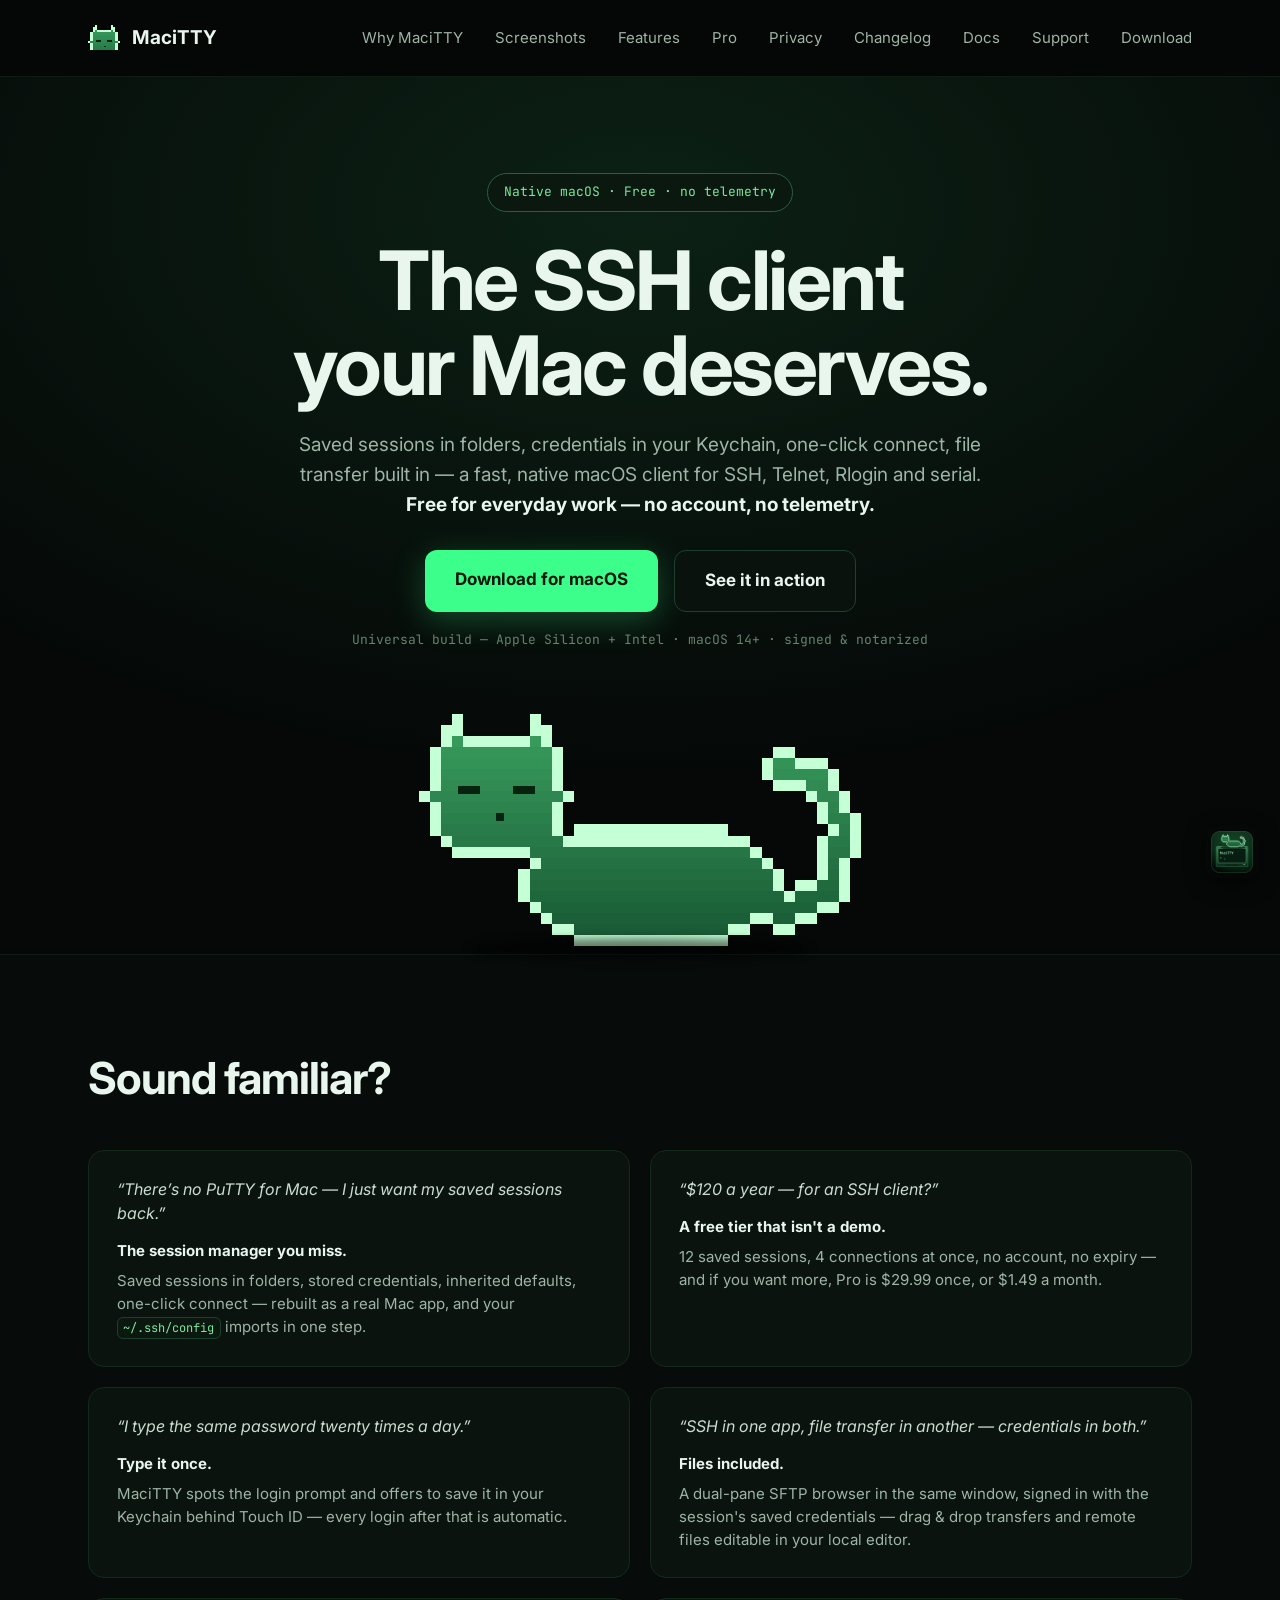
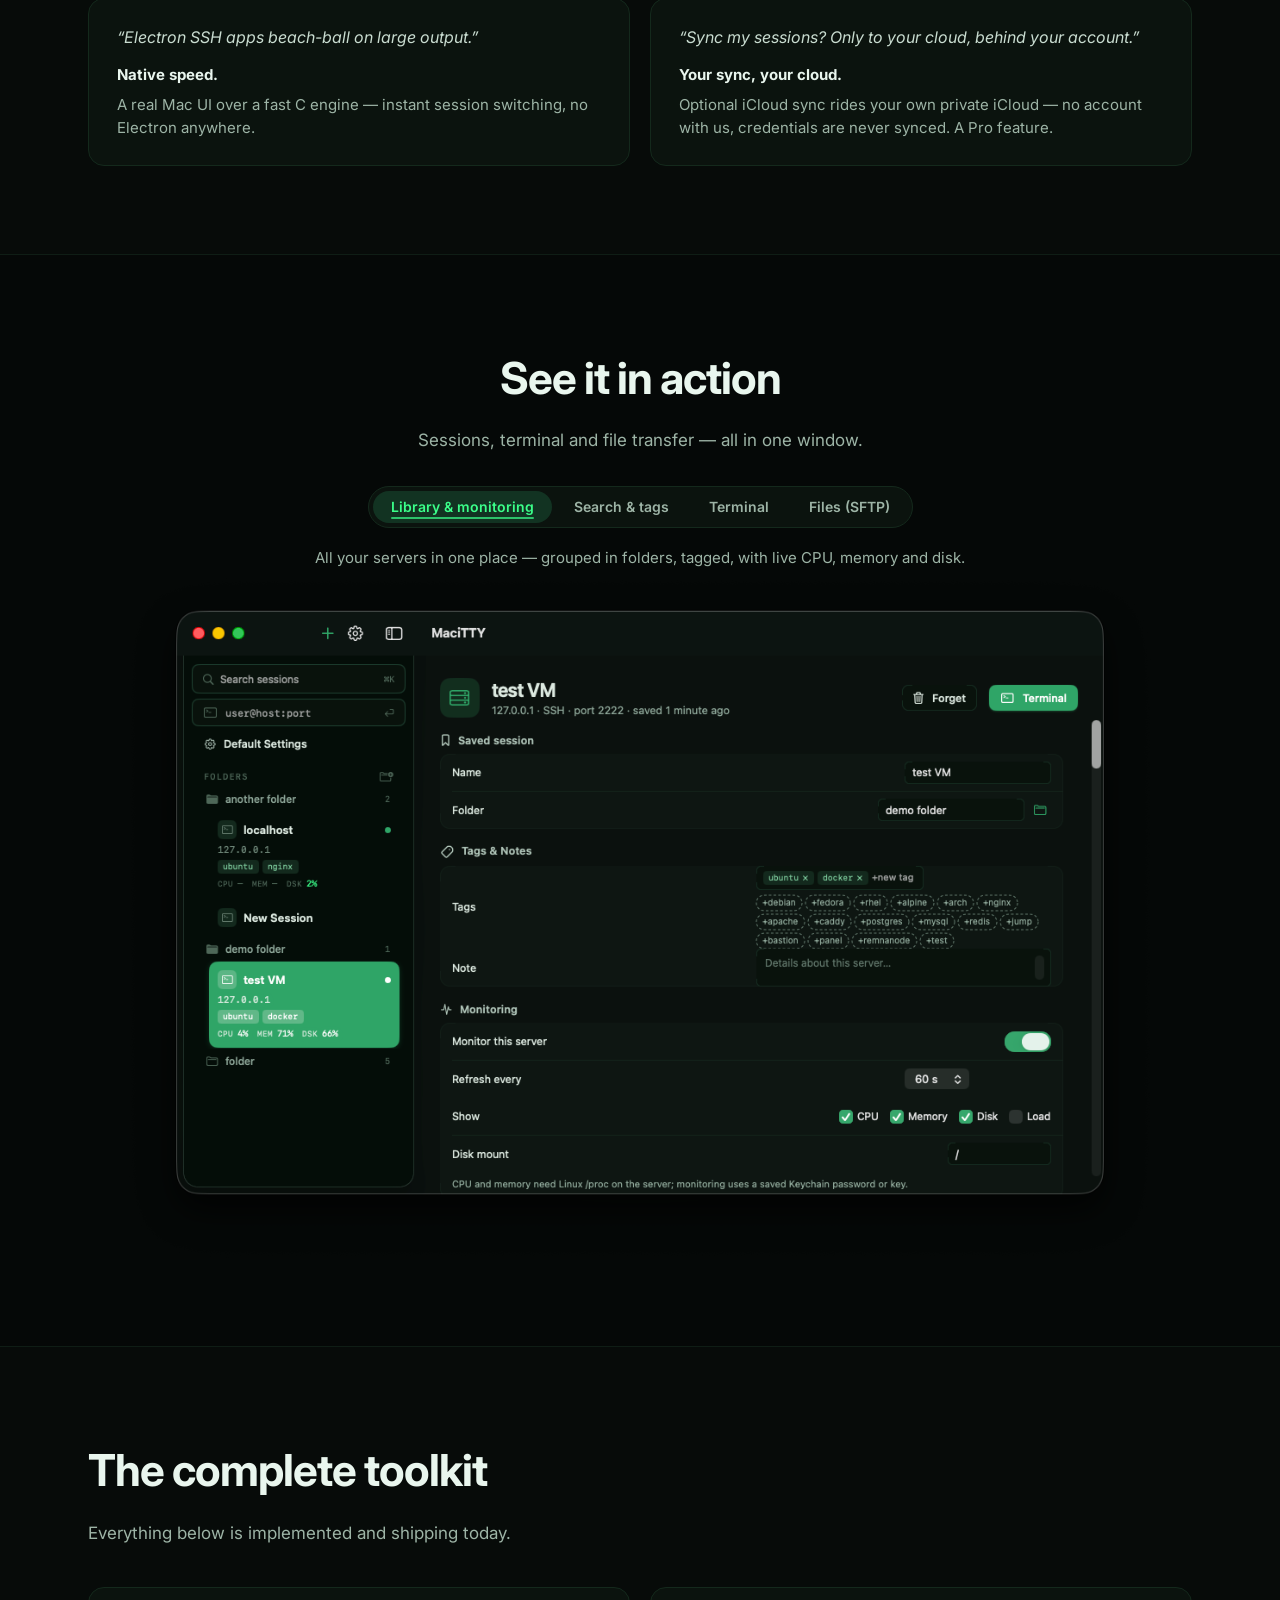
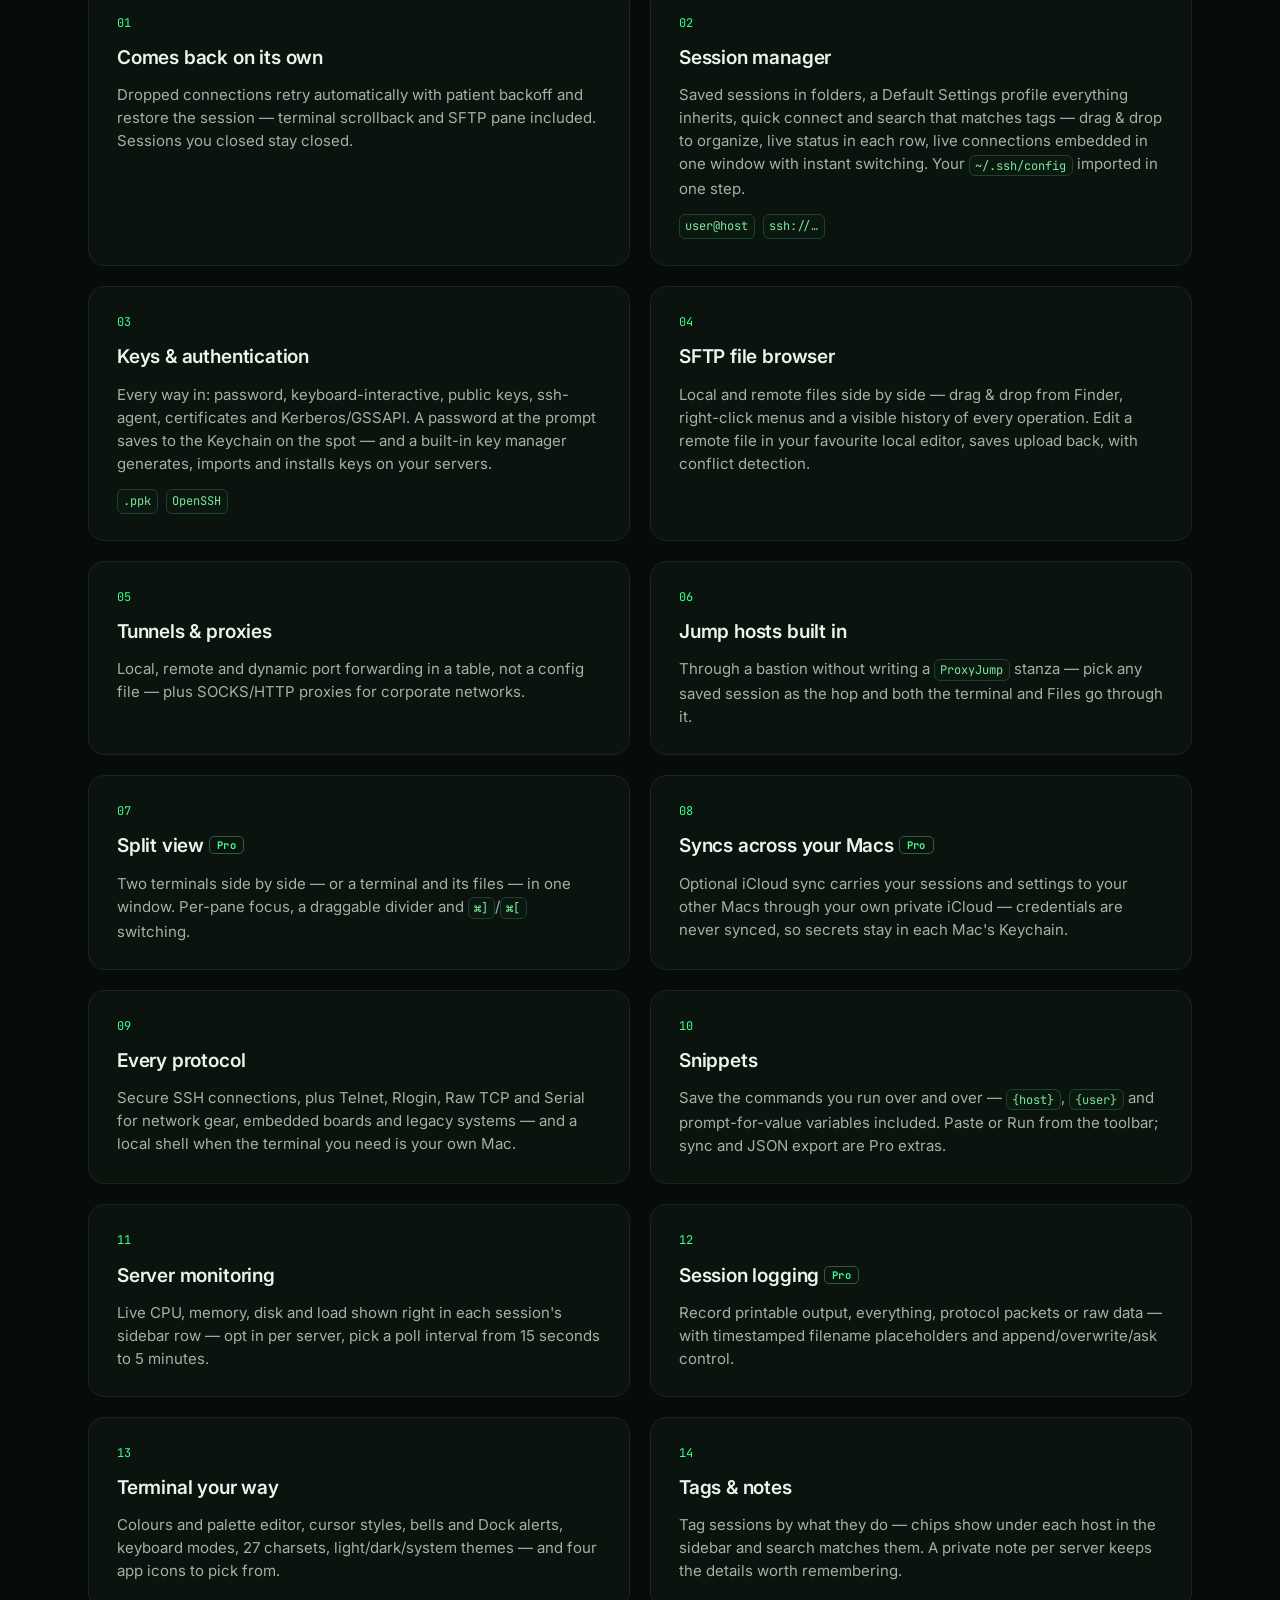
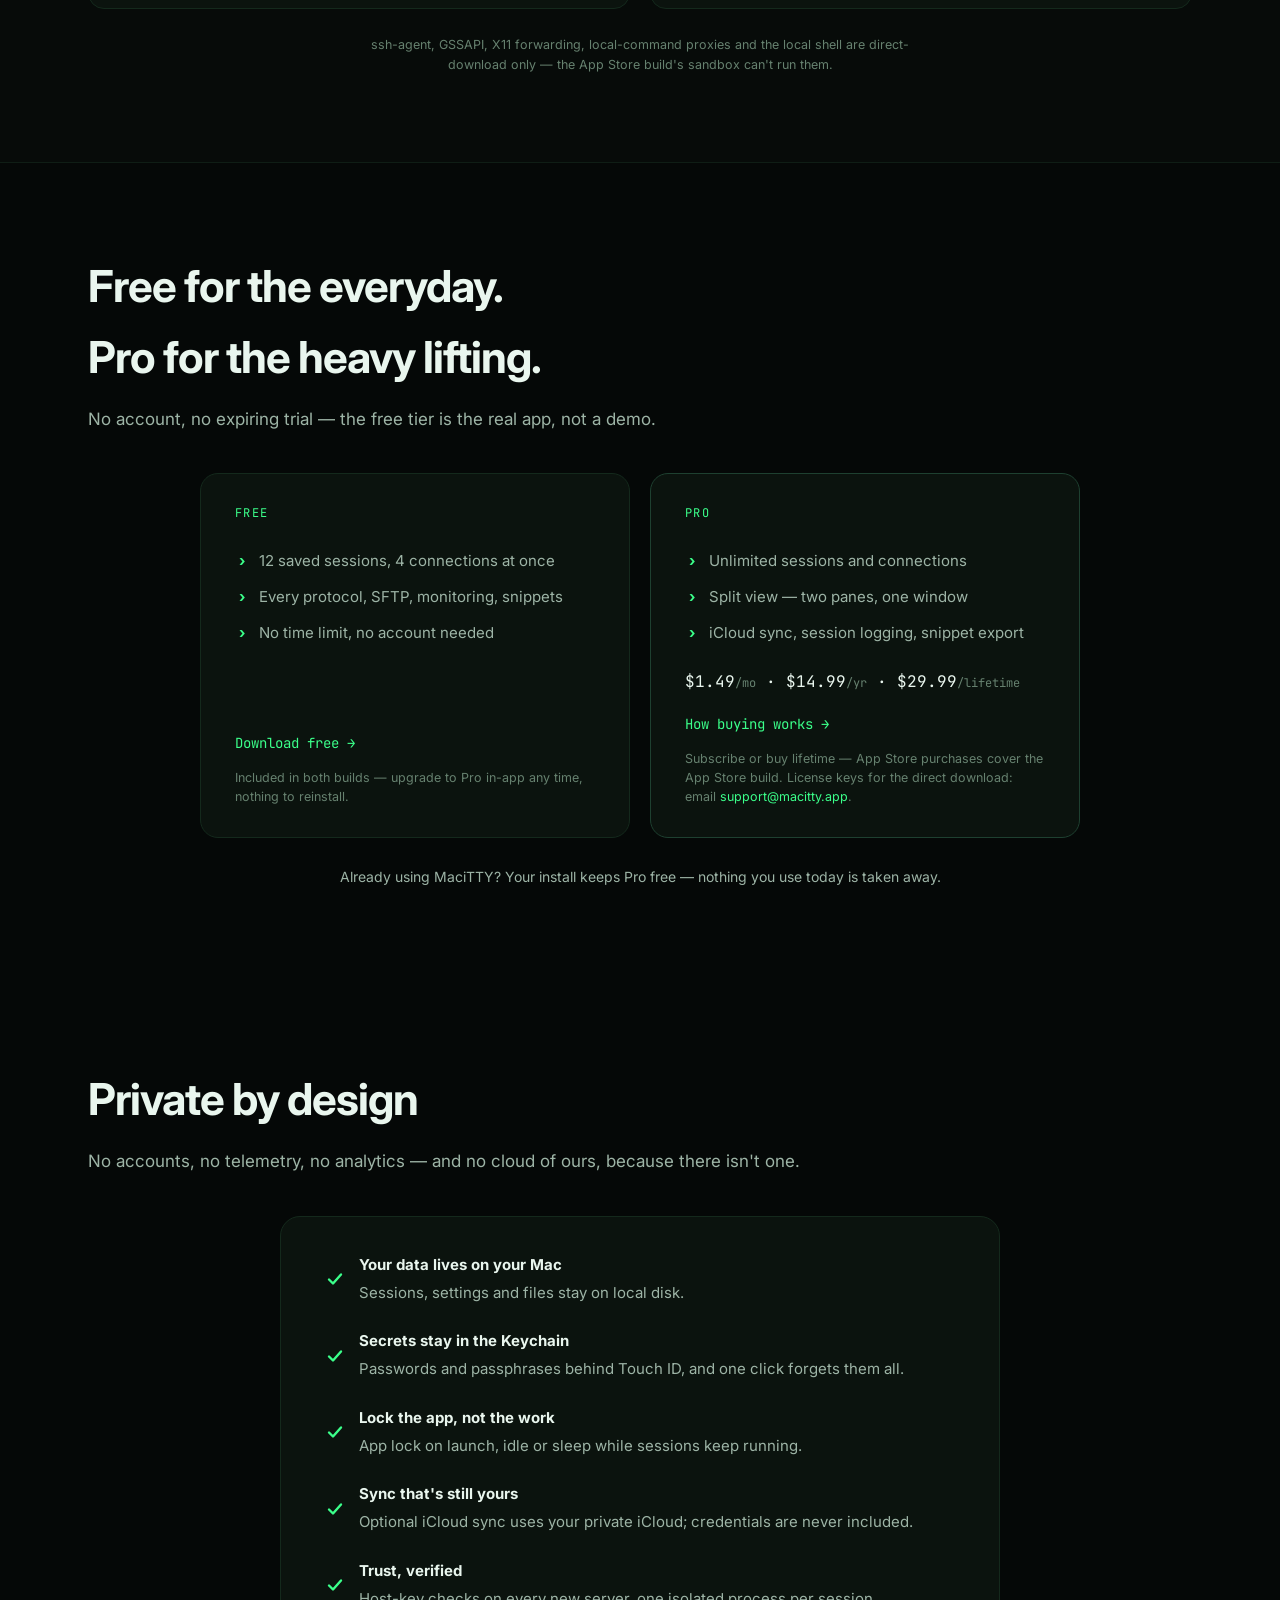
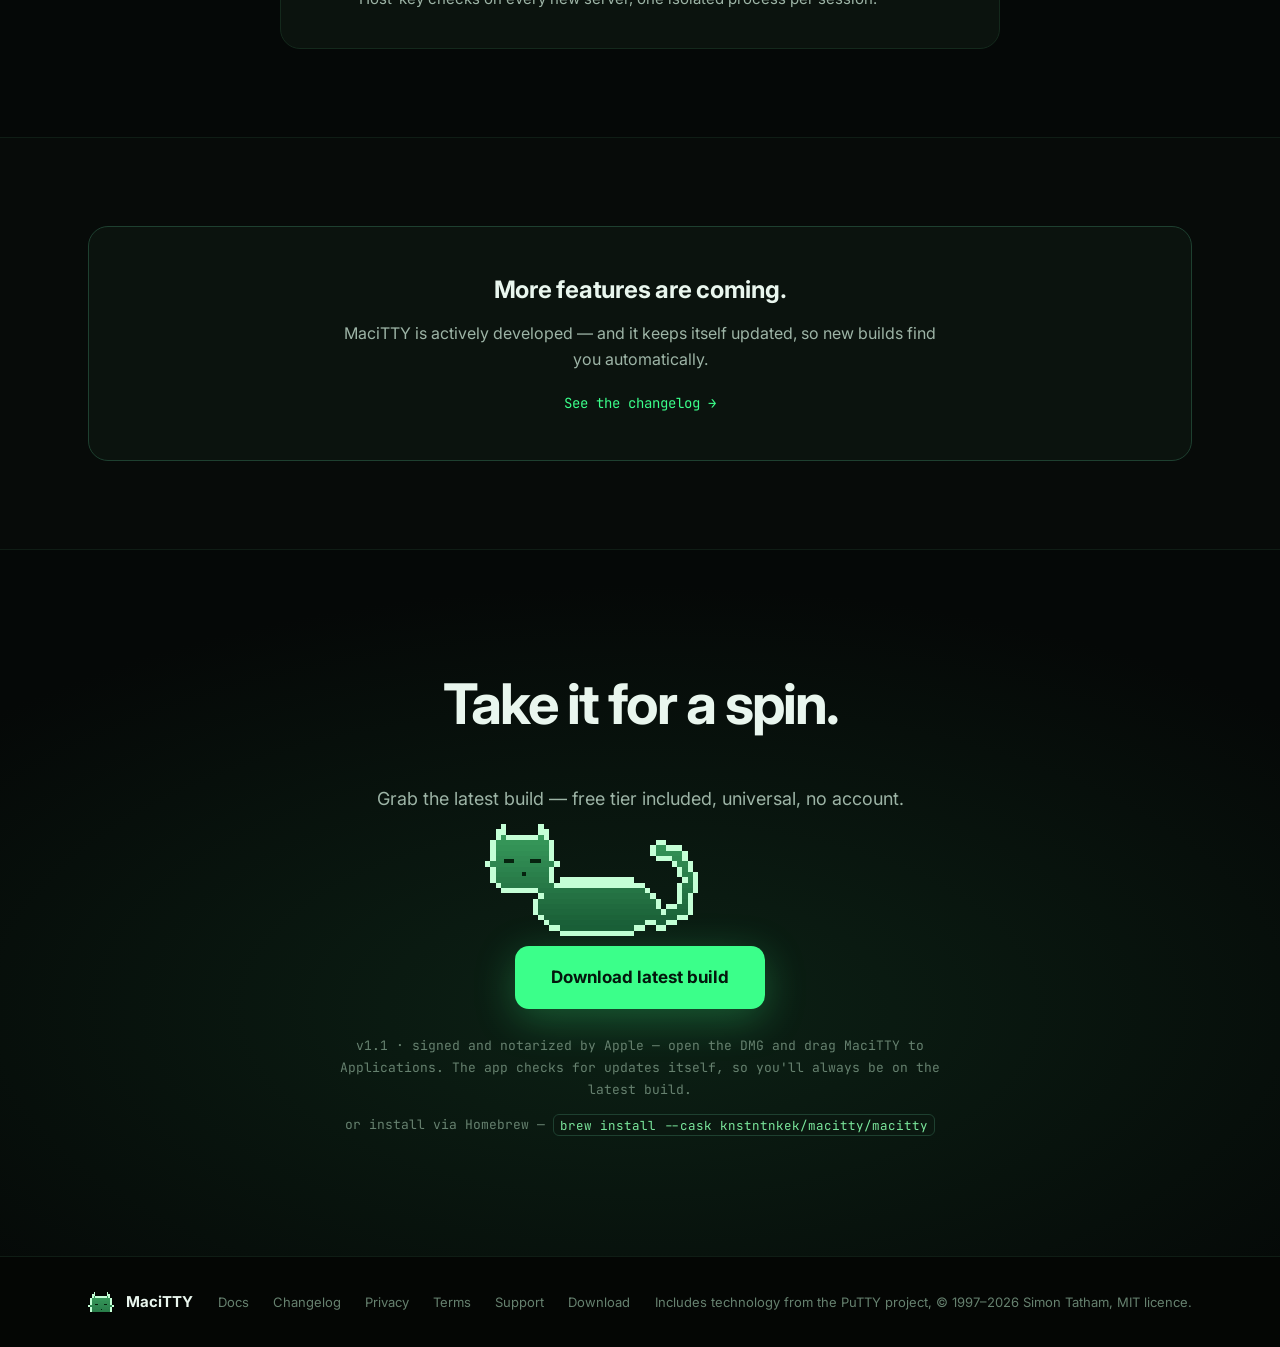
<file: index.html>
<!DOCTYPE html>
<html lang="en">
<head>
<meta charset="UTF-8">
<meta name="viewport" content="width=device-width, initial-scale=1.0">
<title>MaciTTY — a native SSH &amp; terminal client for macOS</title>
<meta name="description" content="MaciTTY is a native macOS terminal client for SSH, Telnet, Rlogin and serial — saved sessions in folders, stored credentials, one-click connect, built-in SFTP and optional iCloud sync. Free for everyday work, Pro for more — no account, no telemetry.">
<meta property="og:title" content="MaciTTY — the SSH client your Mac deserves">
<meta property="og:description" content="A native macOS terminal client for SSH, Telnet, Rlogin and serial. No telemetry, no accounts — all data stays on your Mac.">
<meta property="og:type" content="website">
<meta property="og:url" content="https://macitty.app/">
<meta property="og:site_name" content="MaciTTY">
<meta property="og:image" content="https://macitty.app/og.png">
<meta property="og:image:width" content="1024">
<meta property="og:image:height" content="1024">
<meta name="twitter:card" content="summary_large_image">
<meta name="twitter:title" content="MaciTTY — the SSH client your Mac deserves">
<meta name="twitter:description" content="A native macOS terminal client for SSH, Telnet, Rlogin and serial. No telemetry, no accounts — all data stays on your Mac.">
<meta name="twitter:image" content="https://macitty.app/og.png">
<link rel="canonical" href="https://macitty.app/">
<script type="application/ld+json">
{
  "@context": "https://schema.org",
  "@type": "SoftwareApplication",
  "name": "MaciTTY",
  "url": "https://macitty.app/",
  "downloadUrl": "https://macitty.app/MaciTTY-latest.dmg",
  "operatingSystem": "macOS",
  "applicationCategory": "DeveloperApplication",
  "softwareVersion": "1.1",
  "description": "A native macOS terminal client for SSH, Telnet, Rlogin and serial — saved sessions in folders, stored credentials, built-in SFTP, server monitoring and optional iCloud sync. Free tier, no telemetry, no accounts.",
  "offers": { "@type": "Offer", "price": "0", "priceCurrency": "USD" },
  "author": { "@type": "Organization", "name": "MaciTTY", "url": "https://macitty.app/" }
}
</script>
<link rel="icon" type="image/png" href="icon.png">
<link rel="apple-touch-icon" href="icon.png">
<link rel="preconnect" href="https://fonts.googleapis.com">
<link rel="preconnect" href="https://fonts.gstatic.com" crossorigin>
<link href="https://fonts.googleapis.com/css2?family=Inter:wght@400;600;700&family=JetBrains+Mono:wght@400;700&display=swap" rel="stylesheet">
<link rel="stylesheet" href="style.css?v=20261118-1">
</head>
<body>

<!-- pixel cat sprites (from the app icon's line-art style) -->
<svg width="0" height="0" style="position:absolute" aria-hidden="true">
  <defs>
    <!-- cat head + whisker, 28×11 — nav / footer logo -->
    <g id="pxcat-logo">
      <path fill="#C4FFD6" d="M3 0h1v1h-1zM10 0h1v1h-1zM2 1h2v1h-2zM10 1h2v1h-2zM2 2h1v1h-1zM4 2h6v1h-6zM11 2h1v1h-1zM1 3h1v1h-1zM12 3h1v1h-1zM1 4h1v1h-1zM12 4h1v1h-1zM1 5h1v1h-1zM12 5h1v1h-1zM1 6h1v1h-1zM12 6h1v1h-1zM0 7h1v1h-1zM13 7h1v1h-1zM1 8h1v1h-1zM12 8h1v1h-1zM1 9h1v1h-1zM12 9h1v1h-1zM1 10h1v1h-1zM12 10h1v1h-1z"/>
      <path fill="#37995b" d="M3 2h1v1h-1zM10 2h1v1h-1z"/>
      <path fill="#359558" d="M2 3h10v1h-10z"/>
      <path fill="#339256" d="M2 4h10v1h-10z"/>
      <path fill="#318e54" d="M2 5h10v1h-10z"/>
      <path fill="#308a52" d="M2 6h10v1h-10z"/>
      <path fill="#2e8750" d="M1 7h12v1h-12z"/>
      <path fill="#2c834e" d="M2 8h10v1h-10z"/>
      <path fill="#2a804b" d="M2 9h10v1h-10z"/>
      <path fill="#297c49" d="M2 10h10v1h-10z"/>
      <path fill="#06230F" d="M3.5 6.5h2v0.75h-2zM8.5 6.5h2v0.75h-2zM7 9h0.666667v0.666667h-0.666667z"/>
    </g>
    <!-- full sitting cat, 40×21 — hero & cta -->
    <g id="pxcat-full">
      <path fill="#C4FFD6" d="M3 0h1v1h-1zM10 0h1v1h-1zM2 1h2v1h-2zM10 1h2v1h-2zM2 2h1v1h-1zM4 2h6v1h-6zM11 2h1v1h-1zM1 3h1v1h-1zM12 3h1v1h-1zM32 3h2v1h-2zM1 4h1v1h-1zM12 4h1v1h-1zM31 4h1v1h-1zM34 4h3v1h-3zM1 5h1v1h-1zM12 5h1v1h-1zM31 5h1v1h-1zM37 5h1v1h-1zM1 6h1v1h-1zM12 6h1v1h-1zM32 6h3v1h-3zM37 6h1v1h-1zM0 7h1v1h-1zM13 7h1v1h-1zM35 7h1v1h-1zM38 7h1v1h-1zM1 8h1v1h-1zM12 8h1v1h-1zM36 8h1v1h-1zM38 8h1v1h-1zM1 9h1v1h-1zM12 9h1v1h-1zM36 9h1v1h-1zM39 9h1v1h-1zM1 10h1v1h-1zM12 10h1v1h-1zM14 10h14v1h-14zM37 10h1v1h-1zM39 10h1v1h-1zM2 11h1v1h-1zM13 11h1v1h-1zM14 11h14v1h-14zM28 11h2v1h-2zM36 11h1v1h-1zM39 11h1v1h-1zM3 12h7v1h-7zM30 12h1v1h-1zM36 12h1v1h-1zM39 12h1v1h-1zM10 13h1v1h-1zM31 13h1v1h-1zM36 13h1v1h-1zM38 13h1v1h-1zM9 14h1v1h-1zM32 14h1v1h-1zM36 14h1v1h-1zM38 14h1v1h-1zM9 15h1v1h-1zM32 15h1v1h-1zM34 15h2v1h-2zM38 15h1v1h-1zM9 16h1v1h-1zM33 16h1v1h-1zM38 16h1v1h-1zM10 17h1v1h-1zM36 17h2v1h-2zM11 18h1v1h-1zM30 18h2v1h-2zM34 18h2v1h-2zM12 19h2v1h-2zM28 19h2v1h-2zM32 19h2v1h-2zM14 20h14v1h-14z"/>
      <path fill="#37995b" d="M3 2h1v1h-1zM10 2h1v1h-1z"/>
      <path fill="#359558" d="M2 3h10v1h-10z"/>
      <path fill="#339256" d="M2 4h10v1h-10zM32 4h2v1h-2z"/>
      <path fill="#318e54" d="M2 5h10v1h-10zM32 5h5v1h-5z"/>
      <path fill="#308a52" d="M2 6h10v1h-10zM35 6h2v1h-2z"/>
      <path fill="#2e8750" d="M1 7h12v1h-12zM36 7h2v1h-2z"/>
      <path fill="#2c834e" d="M2 8h10v1h-10zM37 8h1v1h-1z"/>
      <path fill="#2a804b" d="M2 9h10v1h-10zM37 9h2v1h-2z"/>
      <path fill="#297c49" d="M2 10h10v1h-10zM38 10h1v1h-1z"/>
      <path fill="#277947" d="M3 11h10v1h-10zM37 11h2v1h-2z"/>
      <path fill="#257545" d="M10 12h20v1h-20zM37 12h2v1h-2z"/>
      <path fill="#247143" d="M11 13h20v1h-20zM37 13h1v1h-1z"/>
      <path fill="#226e40" d="M10 14h22v1h-22zM37 14h1v1h-1z"/>
      <path fill="#206a3e" d="M10 15h22v1h-22zM36 15h2v1h-2z"/>
      <path fill="#1e673c" d="M10 16h23v1h-23zM34 16h4v1h-4z"/>
      <path fill="#1d633a" d="M11 17h25v1h-25z"/>
      <path fill="#1b5f38" d="M12 18h18v1h-18zM32 18h2v1h-2z"/>
      <path fill="#195c36" d="M14 19h14v1h-14z"/>
      <path fill="#06230F" d="M3.5 6.5h2v0.75h-2zM8.5 6.5h2v0.75h-2zM7 9h0.666667v0.666667h-0.666667z"/>
    </g>
  </defs>
</svg>

<header class="nav">
  <div class="wrap nav-inner">
    <a class="brand" href="#top">
      <svg class="logo-cat" viewBox="0 0 14 11" aria-hidden="true"><use href="#pxcat-logo"/></svg>
      MaciTTY
    </a>
    <nav>
      <a href="#why">Why MaciTTY</a>
      <a href="#screenshots">Screenshots</a>
      <a href="#features">Features</a>
      <a href="#pro">Pro</a>
      <a href="#privacy">Privacy</a>
      <a href="changelog.html">Changelog</a>
      <a href="docs.html">Docs</a>
      <a href="support.html">Support</a>
      <a href="#download">Download</a>
    </nav>
  </div>
</header>

<main id="top">

  <!-- HERO -->
  <section class="hero">
    <div class="wrap hero-inner">
      <p class="badge">Native macOS · Free · no telemetry</p>
      <h1>The SSH client<br>your Mac deserves.</h1>
      <p class="lede">
        Saved sessions in folders, credentials in your Keychain, one-click
        connect, file transfer built in — a fast, native macOS client for
        SSH, Telnet, Rlogin and serial.
        <strong>Free for everyday work — no account, no telemetry.</strong>
      </p>
      <div class="hero-actions">
        <a class="btn btn-primary" href="MaciTTY-latest.dmg" data-goatcounter-click="download-dmg" data-goatcounter-title="DMG download — hero">Download for macOS</a>
        <a class="btn btn-ghost" href="#screenshots">See it in action</a>
      </div>
      <p class="hero-note">Universal build — Apple&nbsp;Silicon&nbsp;+&nbsp;Intel · macOS&nbsp;14+ · signed &amp; notarized</p>
    </div>
    <div class="hero-visual" aria-hidden="true">
      <svg class="hero-cat" viewBox="0 0 40 21"><use href="#pxcat-full"/></svg>
      <div class="cat-shadow"></div>
    </div>
  </section>

  <!-- PAINS -->
  <section id="why" class="section section-alt">
    <div class="wrap">
      <h2 class="section-title">Sound familiar?</h2>

      <div class="pain-grid">

        <div class="pain-card">
          <p class="pain">“There’s no PuTTY for Mac — I just want my saved sessions back.”</p>
          <p class="fix-lead">The session manager you miss.</p>
          <p class="fix">Saved sessions in folders, stored credentials, inherited
          defaults, one-click connect — rebuilt as a real Mac app, and your
          <code>~/.ssh/config</code> imports in one step.</p>
        </div>

        <div class="pain-card">
          <p class="pain">“$120 a year — for an SSH client?”</p>
          <p class="fix-lead">A free tier that isn't a demo.</p>
          <p class="fix">12 saved sessions, 4 connections at once, no account,
          no expiry — and if you want more, Pro is $29.99 once, or
          $1.49 a month.</p>
        </div>

        <div class="pain-card">
          <p class="pain">“I type the same password twenty times a day.”</p>
          <p class="fix-lead">Type it once.</p>
          <p class="fix">MaciTTY spots the login prompt and offers to save it in
          your Keychain behind Touch ID — every login after that is automatic.</p>
        </div>

        <div class="pain-card">
          <p class="pain">“SSH in one app, file transfer in another — credentials in both.”</p>
          <p class="fix-lead">Files included.</p>
          <p class="fix">A dual-pane SFTP browser in the same window, signed in with the
          session's saved credentials — drag &amp; drop transfers and remote files editable in
          your local editor.</p>
        </div>

        <div class="pain-card">
          <p class="pain">“Electron SSH apps beach-ball on large output.”</p>
          <p class="fix-lead">Native speed.</p>
          <p class="fix">A real Mac UI over a fast C engine — instant session
          switching, no Electron anywhere.</p>
        </div>

        <div class="pain-card">
          <p class="pain">“Sync my sessions? Only to your cloud, behind your account.”</p>
          <p class="fix-lead">Your sync, your cloud.</p>
          <p class="fix">Optional iCloud sync rides your own private iCloud —
          no account with us, credentials are never synced. A Pro feature.</p>
        </div>

      </div>
    </div>
  </section>

  <!-- SCREENSHOTS -->
  <section id="screenshots" class="section">
    <div class="wrap">
      <div class="section-head sc-head">
        <h2 class="section-title">See it in action</h2>
        <p class="section-sub">Sessions, terminal and file transfer — all in one window.</p>
      </div>

      <div class="showcase" id="showcase">
        <div class="sc-tabs" role="tablist" aria-label="App screenshots">
          <button class="sc-tab" role="tab" id="sc-tab-live" aria-controls="sc-panel" aria-selected="true" tabindex="0"><span>Library &amp; monitoring</span><i class="sc-progress" aria-hidden="true"></i></button>
          <button class="sc-tab" role="tab" id="sc-tab-search" aria-controls="sc-panel" aria-selected="false" tabindex="-1"><span>Search &amp; tags</span><i class="sc-progress" aria-hidden="true"></i></button>
          <button class="sc-tab" role="tab" id="sc-tab-terminal" aria-controls="sc-panel" aria-selected="false" tabindex="-1"><span>Terminal</span><i class="sc-progress" aria-hidden="true"></i></button>
          <button class="sc-tab" role="tab" id="sc-tab-files" aria-controls="sc-panel" aria-selected="false" tabindex="-1"><span>Files (SFTP)</span><i class="sc-progress" aria-hidden="true"></i></button>
        </div>
        <p class="sc-desc" id="sc-desc" aria-live="polite">All your servers in one place — grouped in folders, tagged, with live CPU, memory and disk.</p>
        <div class="sc-stage" id="sc-panel" role="tabpanel" aria-labelledby="sc-tab-live">
          <img class="sc-shot on" src="shot-live.png" alt="Session library with folders, tagged sessions and live CPU, memory and disk metrics in the sidebar" data-desc="All your servers in one place — grouped in folders, tagged, with live CPU, memory and disk." width="1024" height="680">
          <img class="sc-shot" aria-hidden="true" src="shot-settings.png" alt="Session search matching a tag, with the session editor showing tags, notes and monitoring settings" data-desc="Search matches names, hosts and tags; every session keeps its own notes and settings." width="1024" height="680" loading="lazy" decoding="async">
          <img class="sc-shot" aria-hidden="true" src="shot-terminal.png" alt="Embedded terminal showing a live SSH session" data-desc="A fast native terminal, embedded right next to your library." width="1024" height="680" loading="lazy" decoding="async">
          <img class="sc-shot" aria-hidden="true" src="shot-files.png" alt="Dual-pane SFTP browser with a transfer history strip at the bottom" data-desc="Dual-pane SFTP with a history of every operation and Finder drag &amp; drop." width="1024" height="680" loading="lazy" decoding="async">
        </div>
      </div>
    </div>
  </section>

  <!-- FEATURES -->
  <section id="features" class="section section-alt">
    <div class="wrap">
      <div class="section-head">
        <h2 class="section-title">The complete toolkit</h2>
        <p class="section-sub">Everything below is implemented and shipping today.</p>
      </div>

      <div class="feature-grid">

        <div class="feature">
          <span class="idx">01</span>
          <h3>Comes back on its own</h3>
          <p>Dropped connections retry automatically with patient backoff and
          restore the session — terminal scrollback and SFTP pane included.
          Sessions you closed stay closed.</p>
        </div>

        <div class="feature">
          <span class="idx">02</span>
          <h3>Session manager</h3>
          <p>Saved sessions in folders, a Default Settings profile everything
          inherits, quick connect and search that matches tags — drag &amp;
          drop to organize, live status in each row, live connections embedded
          in one window with instant switching. Your <code>~/.ssh/config</code>
          imported in one step.</p>
          <div class="chips"><code>user@host</code><code>ssh://…</code></div>
        </div>

        <div class="feature">
          <span class="idx">03</span>
          <h3>Keys &amp; authentication</h3>
          <p>Every way in: password, keyboard-interactive, public keys,
          ssh-agent, certificates and Kerberos/GSSAPI. A password at the
          prompt saves to the Keychain on the spot — and a built-in key
          manager generates, imports and installs keys on your servers.</p>
          <div class="chips"><code>.ppk</code><code>OpenSSH</code></div>
        </div>

        <div class="feature">
          <span class="idx">04</span>
          <h3>SFTP file browser</h3>
          <p>Local and remote files side by side — drag &amp; drop from
          Finder, right-click menus and a visible history of every
          operation. Edit a remote file in your favourite local editor,
          saves upload back, with conflict detection.</p>
        </div>

        <div class="feature">
          <span class="idx">05</span>
          <h3>Tunnels &amp; proxies</h3>
          <p>Local, remote and dynamic port forwarding in a table, not a
          config file — plus SOCKS/HTTP proxies for corporate networks.</p>
        </div>

        <div class="feature">
          <span class="idx">06</span>
          <h3>Jump hosts built in</h3>
          <p>Through a bastion without writing a <code>ProxyJump</code>
          stanza — pick any saved session as the hop and both the terminal
          and Files go through it.</p>
        </div>

        <div class="feature">
          <span class="idx">07</span>
          <h3>Split view <span class="pro-tag">Pro</span></h3>
          <p>Two terminals side by side — or a terminal and its files —
          in one window. Per-pane focus, a draggable divider and
          <code>⌘]</code>/<code>⌘[</code> switching.</p>
        </div>

        <div class="feature">
          <span class="idx">08</span>
          <h3>Syncs across your Macs <span class="pro-tag">Pro</span></h3>
          <p>Optional iCloud sync carries your sessions and settings to your
          other Macs through your own private iCloud — credentials are
          never synced, so secrets stay in each Mac's Keychain.</p>
        </div>

        <div class="feature">
          <span class="idx">09</span>
          <h3>Every protocol</h3>
          <p>Secure SSH connections, plus Telnet, Rlogin, Raw TCP and Serial
          for network gear, embedded boards and legacy systems — and a local
          shell when the terminal you need is your own Mac.</p>
        </div>

        <div class="feature">
          <span class="idx">10</span>
          <h3>Snippets</h3>
          <p>Save the commands you run over and over — <code>{host}</code>,
          <code>{user}</code> and prompt-for-value variables included.
          Paste or Run from the toolbar; sync and JSON export are Pro extras.</p>
        </div>

        <div class="feature">
          <span class="idx">11</span>
          <h3>Server monitoring</h3>
          <p>Live CPU, memory, disk and load shown right in each session's
          sidebar row — opt in per server, pick a poll interval from 15&nbsp;seconds
          to 5&nbsp;minutes.</p>
        </div>

        <div class="feature">
          <span class="idx">12</span>
          <h3>Session logging <span class="pro-tag">Pro</span></h3>
          <p>Record printable output, everything, protocol packets or raw
          data — with timestamped filename placeholders and
          append/overwrite/ask control.</p>
        </div>

        <div class="feature">
          <span class="idx">13</span>
          <h3>Terminal your way</h3>
          <p>Colours and palette editor, cursor styles, bells and Dock alerts,
          keyboard modes, 27 charsets, light/dark/system themes —
          and four app icons to pick from.</p>
        </div>

        <div class="feature">
          <span class="idx">14</span>
          <h3>Tags &amp; notes</h3>
          <p>Tag sessions by what they do — chips show under each host in the
          sidebar and search matches them. A private note per server keeps
          the details worth remembering.</p>
        </div>

      </div>

      <p class="feature-note">ssh-agent, GSSAPI, X11 forwarding, local-command
      proxies and the local shell are direct-download only — the App Store
      build's sandbox can't run them.</p>
    </div>
  </section>

  <!-- PRO -->
  <section id="pro" class="section">
    <div class="wrap">
      <div class="section-head">
        <h2 class="section-title">Free for the everyday.<br>Pro for the heavy lifting.</h2>
        <p class="section-sub">No account, no expiring trial — the free tier is the real app, not a demo.</p>
      </div>

      <div class="pro-grid">
        <div class="pro-card">
          <p class="pro-tier">Free</p>
          <ul class="pro-list">
            <li>12 saved sessions, 4 connections at once</li>
            <li>Every protocol, SFTP, monitoring, snippets</li>
            <li>No time limit, no account needed</li>
          </ul>
          <p class="pro-cta"><a class="mono-link" href="#download">Download free →</a></p>
          <p class="pro-fine">Included in both builds — upgrade to Pro
          in-app any time, nothing to reinstall.</p>
        </div>

        <div class="pro-card pro-card-hi">
          <p class="pro-tier">Pro</p>
          <ul class="pro-list">
            <li>Unlimited sessions and connections</li>
            <li>Split view — two panes, one window</li>
            <li>iCloud sync, session logging, snippet export</li>
          </ul>
          <p class="pro-price">$1.49<span>/mo</span> · $14.99<span>/yr</span> · $29.99<span>/lifetime</span></p>
          <p class="pro-cta"><a class="mono-link" href="docs.html#pro">How buying works →</a></p>
          <p class="pro-fine">Subscribe or buy lifetime — App Store purchases
          cover the App Store build. License keys for the
          direct download: email <a href="mailto:support@macitty.app">support@macitty.app</a>.</p>
        </div>
      </div>

      <p class="pro-note">Already using MaciTTY? Your install keeps Pro free —
      nothing you use today is taken away.</p>
    </div>
  </section>

  <!-- PRIVACY -->
  <section id="privacy" class="section">
    <div class="wrap">
      <div class="section-head">
        <h2 class="section-title">Private by design</h2>
        <p class="section-sub">No accounts, no telemetry, no analytics — and no cloud of ours, because there isn't one.</p>
      </div>

      <div class="checklist-card">
        <div class="check-row">
          <svg class="check" viewBox="0 0 20 20" aria-hidden="true"><path d="M4 10.5l4 4 8-9" fill="none" stroke="currentColor" stroke-width="2.4" stroke-linecap="round" stroke-linejoin="round"/></svg>
          <div><strong>Your data lives on your Mac</strong><span>Sessions, settings and files stay on local disk.</span></div>
        </div>
        <div class="check-row">
          <svg class="check" viewBox="0 0 20 20" aria-hidden="true"><path d="M4 10.5l4 4 8-9" fill="none" stroke="currentColor" stroke-width="2.4" stroke-linecap="round" stroke-linejoin="round"/></svg>
          <div><strong>Secrets stay in the Keychain</strong><span>Passwords and passphrases behind Touch ID, and one click forgets them all.</span></div>
        </div>
        <div class="check-row">
          <svg class="check" viewBox="0 0 20 20" aria-hidden="true"><path d="M4 10.5l4 4 8-9" fill="none" stroke="currentColor" stroke-width="2.4" stroke-linecap="round" stroke-linejoin="round"/></svg>
          <div><strong>Lock the app, not the work</strong><span>App lock on launch, idle or sleep while sessions keep running.</span></div>
        </div>
        <div class="check-row">
          <svg class="check" viewBox="0 0 20 20" aria-hidden="true"><path d="M4 10.5l4 4 8-9" fill="none" stroke="currentColor" stroke-width="2.4" stroke-linecap="round" stroke-linejoin="round"/></svg>
          <div><strong>Sync that's still yours</strong><span>Optional iCloud sync uses your private iCloud; credentials are never included.</span></div>
        </div>
        <div class="check-row">
          <svg class="check" viewBox="0 0 20 20" aria-hidden="true"><path d="M4 10.5l4 4 8-9" fill="none" stroke="currentColor" stroke-width="2.4" stroke-linecap="round" stroke-linejoin="round"/></svg>
          <div><strong>Trust, verified</strong><span>Host-key checks on every new server, one isolated process per session.</span></div>
        </div>
      </div>
    </div>
  </section>

  <!-- MORE -->
  <section class="section section-alt">
    <div class="wrap">
      <div class="coming-card">
        <h3>More features are coming.</h3>
        <p>MaciTTY is actively developed — and it keeps itself updated,
        so new builds find you automatically.</p>
        <a class="mono-link" href="changelog.html">See the changelog →</a>
      </div>
    </div>
  </section>

  <!-- DOWNLOAD CTA -->
  <section id="download" class="cta">
    <div class="wrap cta-inner">
      <h2>Take it for a spin.</h2>
      <p class="cta-sub">Grab the latest build — free tier included, universal, no account.</p>
      <div class="cta-cat">
        <svg class="cta-cat-svg" viewBox="0 0 40 21" aria-hidden="true"><use href="#pxcat-full"/></svg>
        <a class="btn btn-primary btn-big" href="MaciTTY-latest.dmg" data-goatcounter-click="download-dmg" data-goatcounter-title="DMG download — CTA">Download latest build</a>
      </div>
      <p class="cta-note">v1.1 · signed and notarized by Apple — open the DMG and drag MaciTTY to Applications. The app checks for updates itself, so you'll always be on the latest build.</p>
      <p class="cta-brew">or install via Homebrew — <code>brew install --cask knstntnkek/macitty/macitty</code></p>
    </div>
  </section>

</main>

<footer class="footer">
  <div class="wrap footer-inner">
    <span class="brand">
      <svg class="logo-cat" viewBox="0 0 14 11" aria-hidden="true"><use href="#pxcat-logo"/></svg>
      MaciTTY
    </span>
    <nav class="footer-nav">
      <a href="docs.html">Docs</a>
      <a href="changelog.html">Changelog</a>
      <a href="privacy.html">Privacy</a>
      <a href="terms.html">Terms</a>
      <a href="support.html">Support</a>
      <a href="#download">Download</a>
    </nav>
    <p class="footer-note">Includes technology from the PuTTY project, © 1997–2026 Simon Tatham, MIT licence.</p>
  </div>
</footer>

<script src="site.js?v=20261106-3"></script>
<script data-goatcounter="https://konstantin11.goatcounter.com/count" async src="https://gc.zgo.at/count.js"></script>
</body>
</html>
</file>
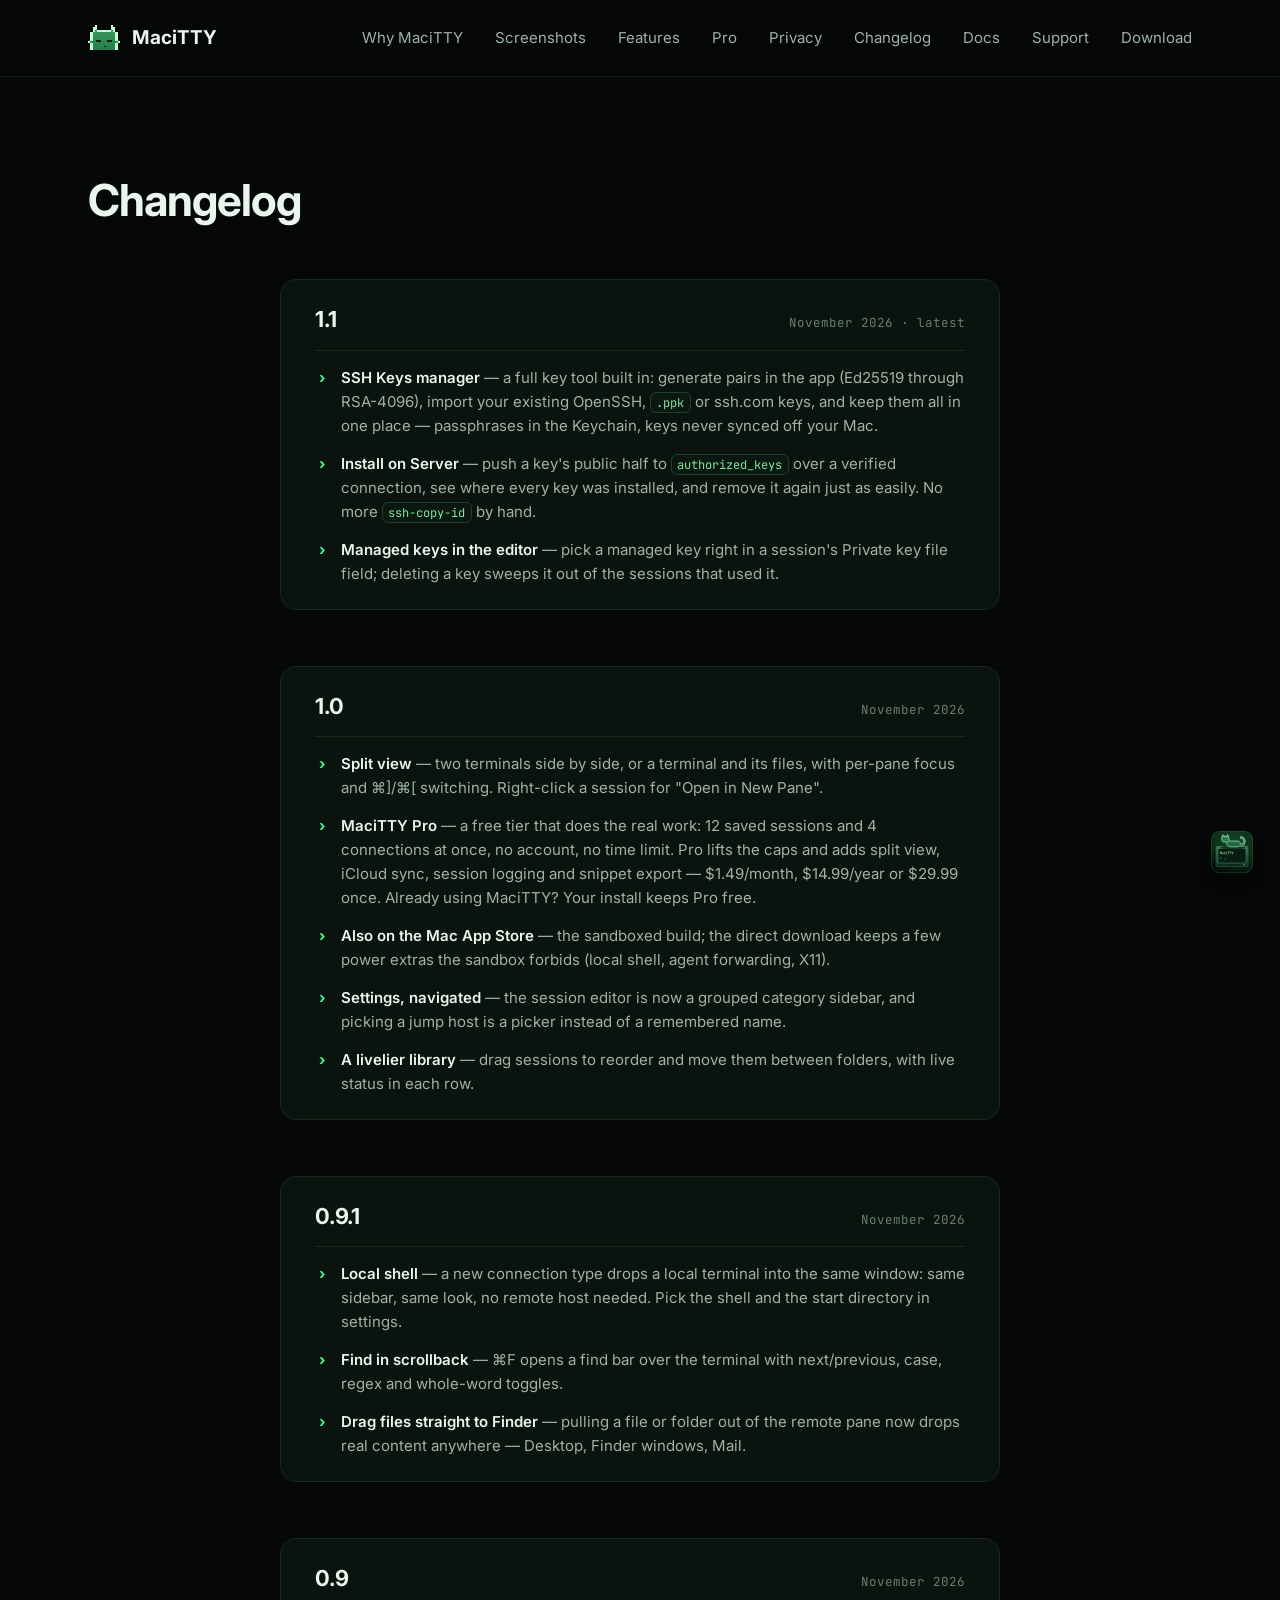
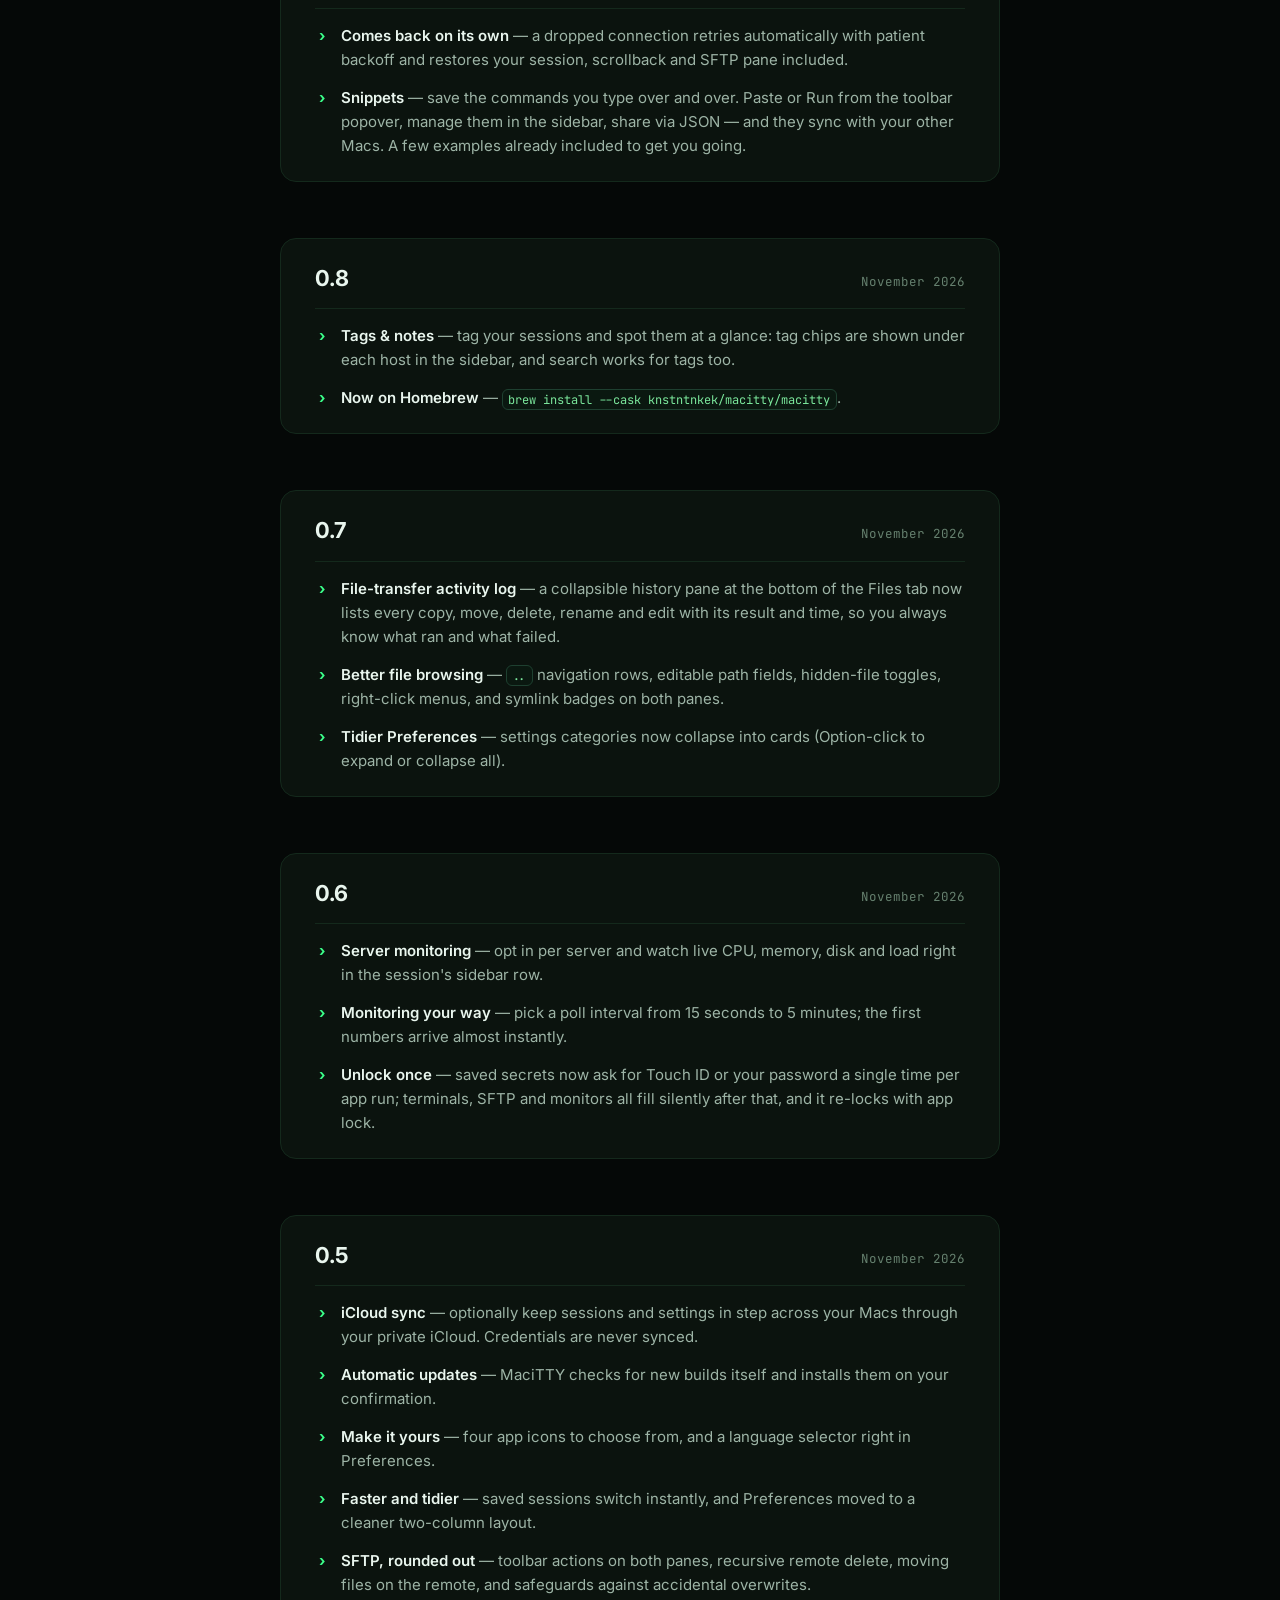
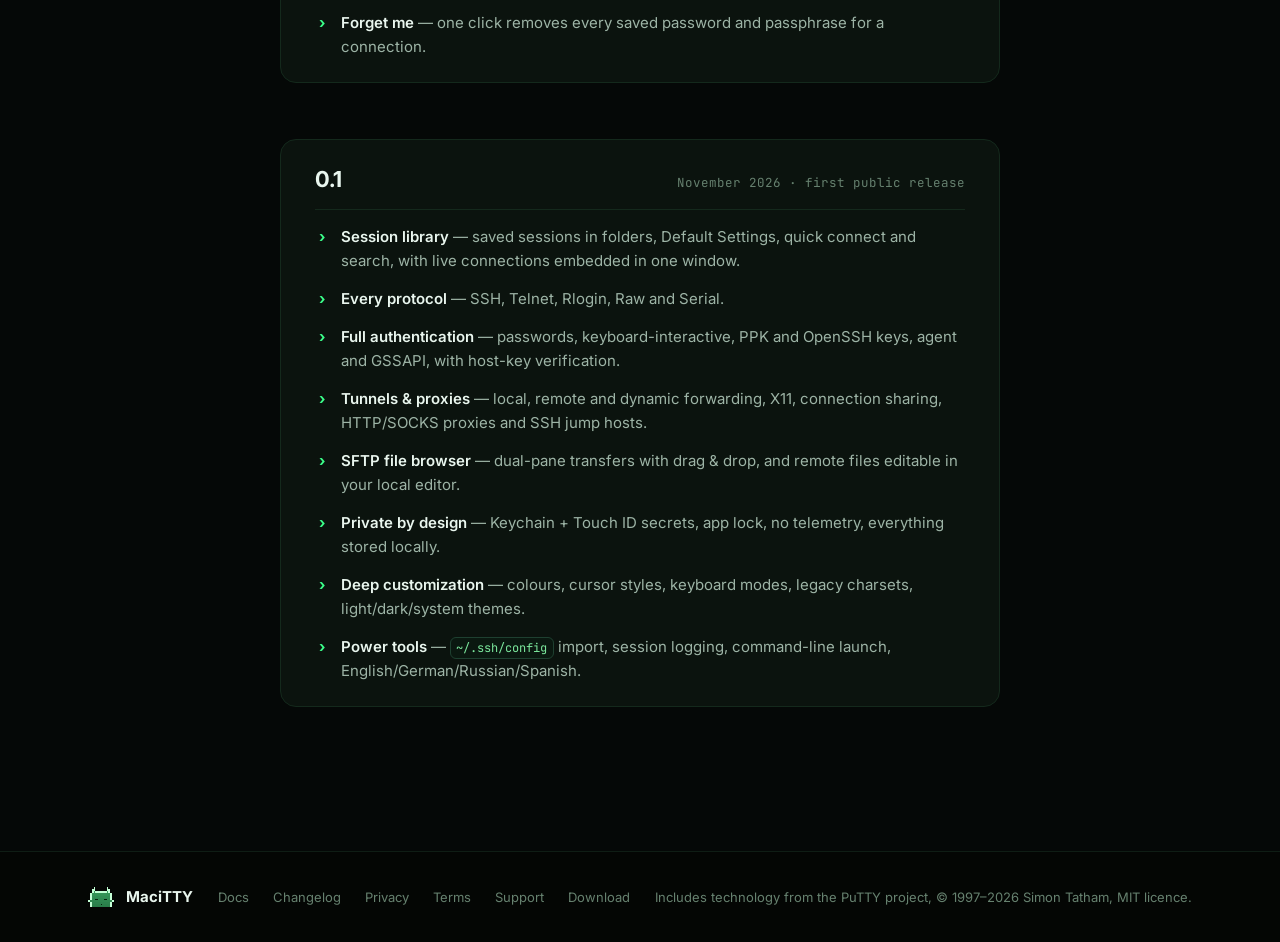
<file: changelog.html>
<!DOCTYPE html>
<html lang="en">
<head>
<meta charset="UTF-8">
<meta name="viewport" content="width=device-width, initial-scale=1.0">
<title>Changelog — MaciTTY release notes</title>
<meta name="description" content="What's new in each MaciTTY release — features and fixes for the native macOS SSH and terminal client.">
<meta property="og:title" content="MaciTTY changelog">
<meta property="og:description" content="What's new in each MaciTTY release — features and fixes for the native macOS SSH client.">
<meta property="og:type" content="website">
<meta property="og:url" content="https://macitty.app/changelog.html">
<meta property="og:site_name" content="MaciTTY">
<meta property="og:image" content="https://macitty.app/og.png">
<meta name="twitter:card" content="summary_large_image">
<meta name="twitter:image" content="https://macitty.app/og.png">
<link rel="canonical" href="https://macitty.app/changelog.html">
<link rel="icon" type="image/png" href="icon.png">
<link rel="apple-touch-icon" href="icon.png">
<link rel="preconnect" href="https://fonts.googleapis.com">
<link rel="preconnect" href="https://fonts.gstatic.com" crossorigin>
<link href="https://fonts.googleapis.com/css2?family=Inter:wght@400;600;700&family=JetBrains+Mono:wght@400;700&display=swap" rel="stylesheet">
<link rel="stylesheet" href="style.css?v=20261118-1">
</head>
<body>

<svg width="0" height="0" style="position:absolute" aria-hidden="true">
  <defs>
    <g id="pxcat-logo">
      <path fill="#C4FFD6" d="M3 0h1v1h-1zM10 0h1v1h-1zM2 1h2v1h-2zM10 1h2v1h-2zM2 2h1v1h-1zM4 2h6v1h-6zM11 2h1v1h-1zM1 3h1v1h-1zM12 3h1v1h-1zM1 4h1v1h-1zM12 4h1v1h-1zM1 5h1v1h-1zM12 5h1v1h-1zM1 6h1v1h-1zM12 6h1v1h-1zM0 7h1v1h-1zM13 7h1v1h-1zM1 8h1v1h-1zM12 8h1v1h-1zM1 9h1v1h-1zM12 9h1v1h-1zM1 10h1v1h-1zM12 10h1v1h-1z"/>
      <path fill="#37995b" d="M3 2h1v1h-1zM10 2h1v1h-1z"/>
      <path fill="#359558" d="M2 3h10v1h-10z"/>
      <path fill="#339256" d="M2 4h10v1h-10z"/>
      <path fill="#318e54" d="M2 5h10v1h-10z"/>
      <path fill="#308a52" d="M2 6h10v1h-10z"/>
      <path fill="#2e8750" d="M1 7h12v1h-12z"/>
      <path fill="#2c834e" d="M2 8h10v1h-10z"/>
      <path fill="#2a804b" d="M2 9h10v1h-10z"/>
      <path fill="#297c49" d="M2 10h10v1h-10z"/>
      <path fill="#06230F" d="M3.5 6.5h2v0.75h-2zM8.5 6.5h2v0.75h-2zM7 9h0.666667v0.666667h-0.666667z"/>
    </g>
  </defs>
</svg>

<header class="nav">
  <div class="wrap nav-inner">
    <a class="brand" href="index.html">
      <svg class="logo-cat" viewBox="0 0 14 11" aria-hidden="true"><use href="#pxcat-logo"/></svg>
      MaciTTY
    </a>
    <nav>
      <a href="index.html#why">Why MaciTTY</a>
      <a href="index.html#screenshots">Screenshots</a>
      <a href="index.html#features">Features</a>
      <a href="index.html#pro">Pro</a>
      <a href="index.html#privacy">Privacy</a>
      <a href="changelog.html">Changelog</a>
      <a href="docs.html">Docs</a>
      <a href="support.html">Support</a>
      <a href="index.html#download">Download</a>
    </nav>
  </div>
</header>

<main>
  <section class="section">
    <div class="wrap">
      <h1 class="section-title">Changelog</h1>

      <div class="release">
        <div class="release-head">
          <h2>1.1</h2>
          <span class="release-date">November 2026 · latest</span>
        </div>
        <ul class="release-list">
          <li><strong>SSH Keys manager</strong> — a full key tool built in:
          generate pairs in the app (Ed25519 through RSA-4096), import your
          existing OpenSSH, <code>.ppk</code> or ssh.com keys, and keep them all in
          one place — passphrases in the Keychain, keys never synced off
          your Mac.</li>
          <li><strong>Install on Server</strong> — push a key's public half
          to <code>authorized_keys</code> over a verified connection, see
          where every key was installed, and remove it again just as easily.
          No more <code>ssh-copy-id</code> by hand.</li>
          <li><strong>Managed keys in the editor</strong> — pick a managed
          key right in a session's Private key file field; deleting a key
          sweeps it out of the sessions that used it.</li>
        </ul>
      </div>

      <div class="release">
        <div class="release-head">
          <h2>1.0</h2>
          <span class="release-date">November 2026</span>
        </div>
        <ul class="release-list">
          <li><strong>Split view</strong> — two terminals side by side, or a
          terminal and its files, with per-pane focus and ⌘]/⌘[ switching.
          Right-click a session for "Open in New Pane".</li>
          <li><strong>MaciTTY Pro</strong> — a free tier that does the real
          work: 12 saved sessions and 4 connections at once, no account, no
          time limit. Pro lifts the caps and adds split view, iCloud sync,
          session logging and snippet export — $1.49/month, $14.99/year or
          $29.99 once. Already using MaciTTY? Your
          install keeps Pro free.</li>
          <li><strong>Also on the Mac App Store</strong> — the sandboxed
          build; the direct download keeps a few power extras the sandbox
          forbids (local shell, agent forwarding, X11).</li>
          <li><strong>Settings, navigated</strong> — the session editor is
          now a grouped category sidebar, and picking a jump host is a
          picker instead of a remembered name.</li>
          <li><strong>A livelier library</strong> — drag sessions to reorder
          and move them between folders, with live status in each row.</li>
        </ul>
      </div>

      <div class="release">
        <div class="release-head">
          <h2>0.9.1</h2>
          <span class="release-date">November 2026</span>
        </div>
        <ul class="release-list">
          <li><strong>Local shell</strong> — a new connection type drops a
          local terminal into the same window: same sidebar, same look, no
          remote host needed. Pick the shell and the start directory in
          settings.</li>
          <li><strong>Find in scrollback</strong> — ⌘F opens a find bar over
          the terminal with next/previous, case, regex and whole-word
          toggles.</li>
          <li><strong>Drag files straight to Finder</strong> — pulling a file
          or folder out of the remote pane now drops real content anywhere —
          Desktop, Finder windows, Mail.</li>
        </ul>
      </div>

      <div class="release">
        <div class="release-head">
          <h2>0.9</h2>
          <span class="release-date">November 2026</span>
        </div>
        <ul class="release-list">
          <li><strong>Comes back on its own</strong> — a dropped connection
          retries automatically with patient backoff and restores your
          session, scrollback and SFTP pane included.</li>
          <li><strong>Snippets</strong> — save the commands you type over and
          over. Paste or Run from the toolbar popover, manage them in the
          sidebar, share via JSON — and they sync with your other Macs. A few
          examples already included to get you going.</li>
        </ul>
      </div>

      <div class="release">
        <div class="release-head">
          <h2>0.8</h2>
          <span class="release-date">November 2026</span>
        </div>
        <ul class="release-list">
          <li><strong>Tags &amp; notes</strong> — tag your sessions and spot them
          at a glance: tag chips are shown under each host in the sidebar, and
          search works for tags too.</li>
          <li><strong>Now on Homebrew</strong> —
          <code>brew install --cask knstntnkek/macitty/macitty</code>.</li>
        </ul>
      </div>

      <div class="release">
        <div class="release-head">
          <h2>0.7</h2>
          <span class="release-date">November 2026</span>
        </div>
        <ul class="release-list">
          <li><strong>File-transfer activity log</strong> — a collapsible history
          pane at the bottom of the Files tab now lists every copy, move, delete,
          rename and edit with its result and time, so you always know what ran
          and what failed.</li>
          <li><strong>Better file browsing</strong> — <code>..</code> navigation
          rows, editable path fields, hidden-file toggles, right-click menus,
          and symlink badges on both panes.</li>
          <li><strong>Tidier Preferences</strong> — settings categories now
          collapse into cards (Option-click to expand or collapse all).</li>
        </ul>
      </div>

      <div class="release">
        <div class="release-head">
          <h2>0.6</h2>
          <span class="release-date">November 2026</span>
        </div>
        <ul class="release-list">
          <li><strong>Server monitoring</strong> — opt in per server and watch
          live CPU, memory, disk and load right in the session's sidebar row.</li>
          <li><strong>Monitoring your way</strong> — pick a poll interval from
          15 seconds to 5 minutes; the first numbers arrive almost instantly.</li>
          <li><strong>Unlock once</strong> — saved secrets now ask for Touch ID
          or your password a single time per app run; terminals, SFTP and
          monitors all fill silently after that, and it re-locks with app lock.</li>
        </ul>
      </div>

      <div class="release">
        <div class="release-head">
          <h2>0.5</h2>
          <span class="release-date">November 2026</span>
        </div>
        <ul class="release-list">
          <li><strong>iCloud sync</strong> — optionally keep sessions and settings in step
          across your Macs through your private iCloud. Credentials are never synced.</li>
          <li><strong>Automatic updates</strong> — MaciTTY checks for new builds itself
          and installs them on your confirmation.</li>
          <li><strong>Make it yours</strong> — four app icons to choose from, and a
          language selector right in Preferences.</li>
          <li><strong>Faster and tidier</strong> — saved sessions switch instantly, and
          Preferences moved to a cleaner two-column layout.</li>
          <li><strong>SFTP, rounded out</strong> — toolbar actions on both panes,
          recursive remote delete, moving files on the remote, and safeguards
          against accidental overwrites.</li>
          <li><strong>Forget me</strong> — one click removes every saved password
          and passphrase for a connection.</li>
        </ul>
      </div>

      <div class="release">
        <div class="release-head">
          <h2>0.1</h2>
          <span class="release-date">November 2026 · first public release</span>
        </div>
        <ul class="release-list">
          <li><strong>Session library</strong> — saved sessions in folders, Default
          Settings, quick connect and search, with live connections embedded
          in one window.</li>
          <li><strong>Every protocol</strong> — SSH, Telnet, Rlogin, Raw and Serial.</li>
          <li><strong>Full authentication</strong> — passwords, keyboard-interactive,
          PPK and OpenSSH keys, agent and GSSAPI, with host-key verification.</li>
          <li><strong>Tunnels &amp; proxies</strong> — local, remote and dynamic
          forwarding, X11, connection sharing, HTTP/SOCKS proxies and SSH
          jump hosts.</li>
          <li><strong>SFTP file browser</strong> — dual-pane transfers with drag &amp;
          drop, and remote files editable in your local editor.</li>
          <li><strong>Private by design</strong> — Keychain + Touch ID secrets,
          app lock, no telemetry, everything stored locally.</li>
          <li><strong>Deep customization</strong> — colours, cursor styles, keyboard
          modes, legacy charsets, light/dark/system themes.</li>
          <li><strong>Power tools</strong> — <code>~/.ssh/config</code> import, session
          logging, command-line launch, English/German/Russian/Spanish.</li>
        </ul>
      </div>

    </div>
  </section>
</main>

<footer class="footer">
  <div class="wrap footer-inner">
    <span class="brand">
      <svg class="logo-cat" viewBox="0 0 14 11" aria-hidden="true"><use href="#pxcat-logo"/></svg>
      MaciTTY
    </span>
    <nav class="footer-nav">
      <a href="docs.html">Docs</a>
      <a href="changelog.html">Changelog</a>
      <a href="privacy.html">Privacy</a>
      <a href="terms.html">Terms</a>
      <a href="support.html">Support</a>
      <a href="index.html#download">Download</a>
    </nav>
    <p class="footer-note">Includes technology from the PuTTY project, © 1997–2026 Simon Tatham, MIT licence.</p>
  </div>
</footer>

<script src="site.js?v=20261106-3"></script>
<script data-goatcounter="https://konstantin11.goatcounter.com/count" async src="https://gc.zgo.at/count.js"></script>
</body>
</html>
</file>
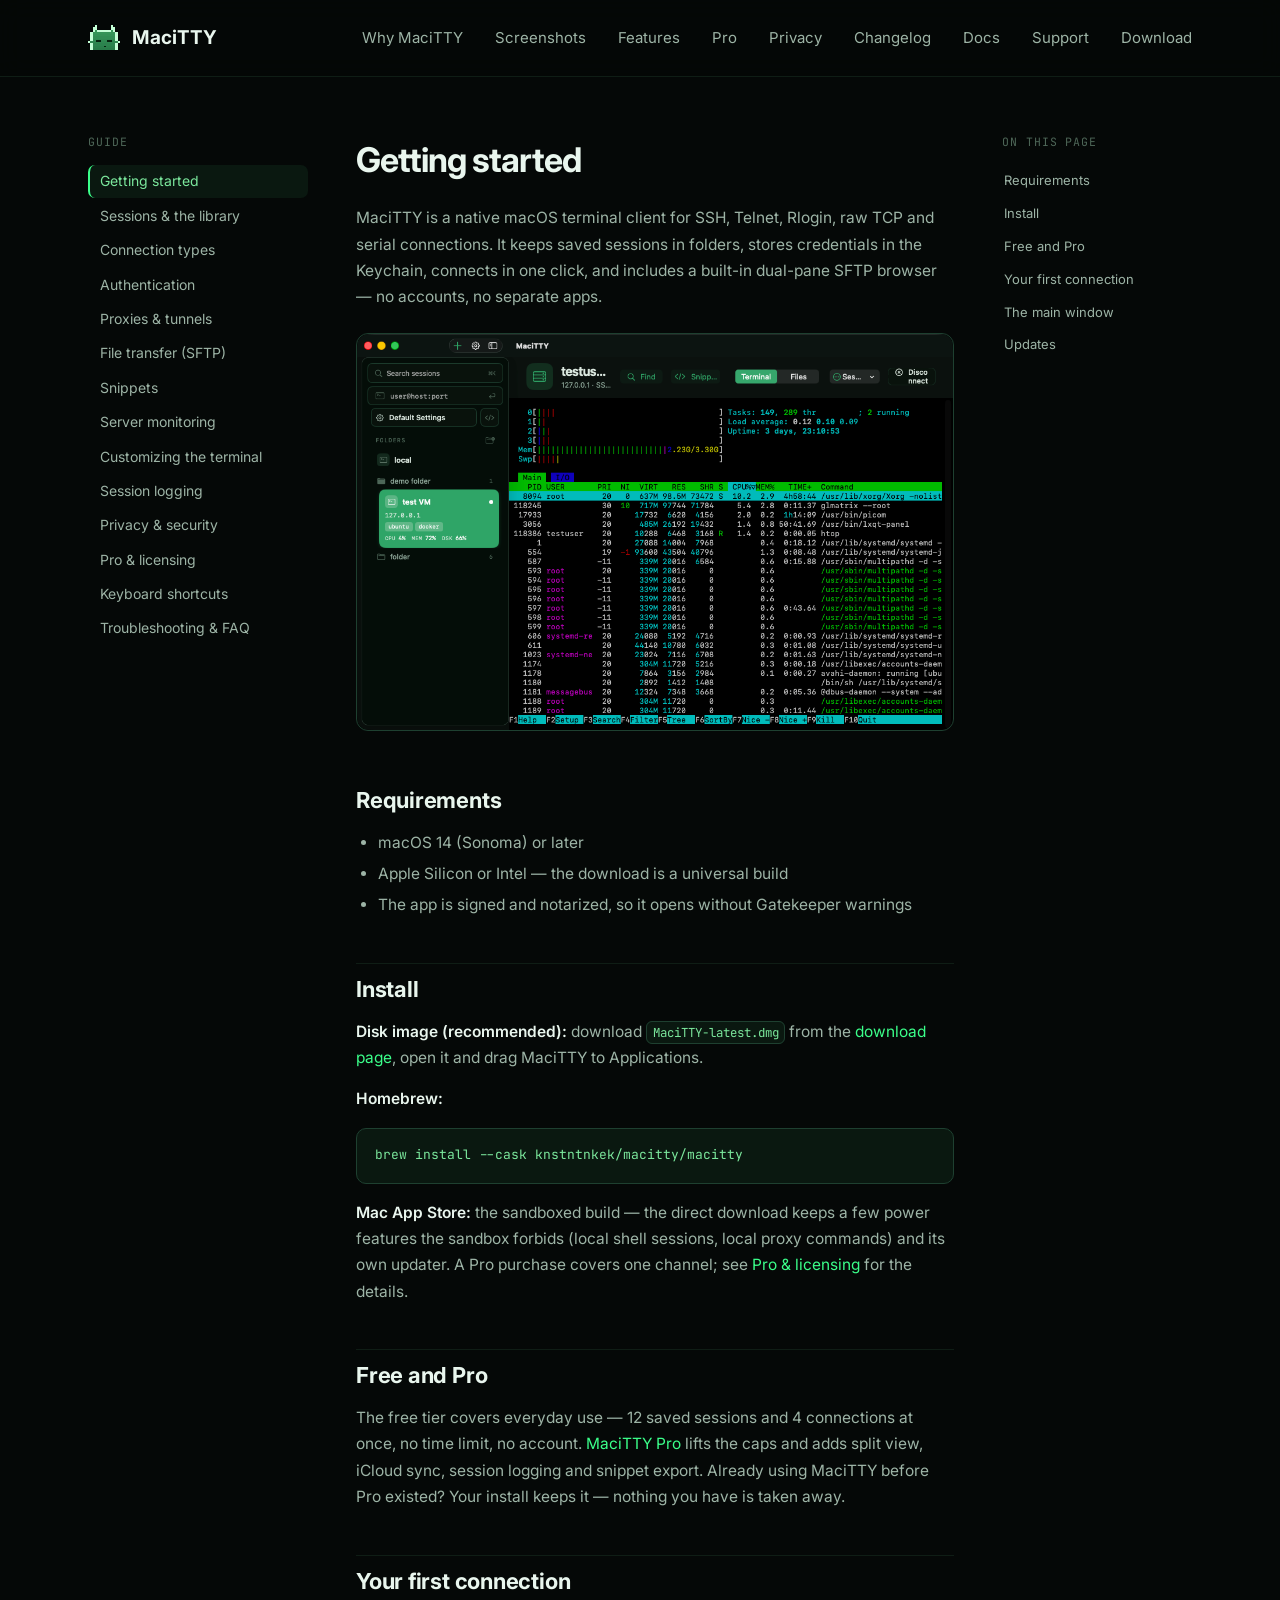
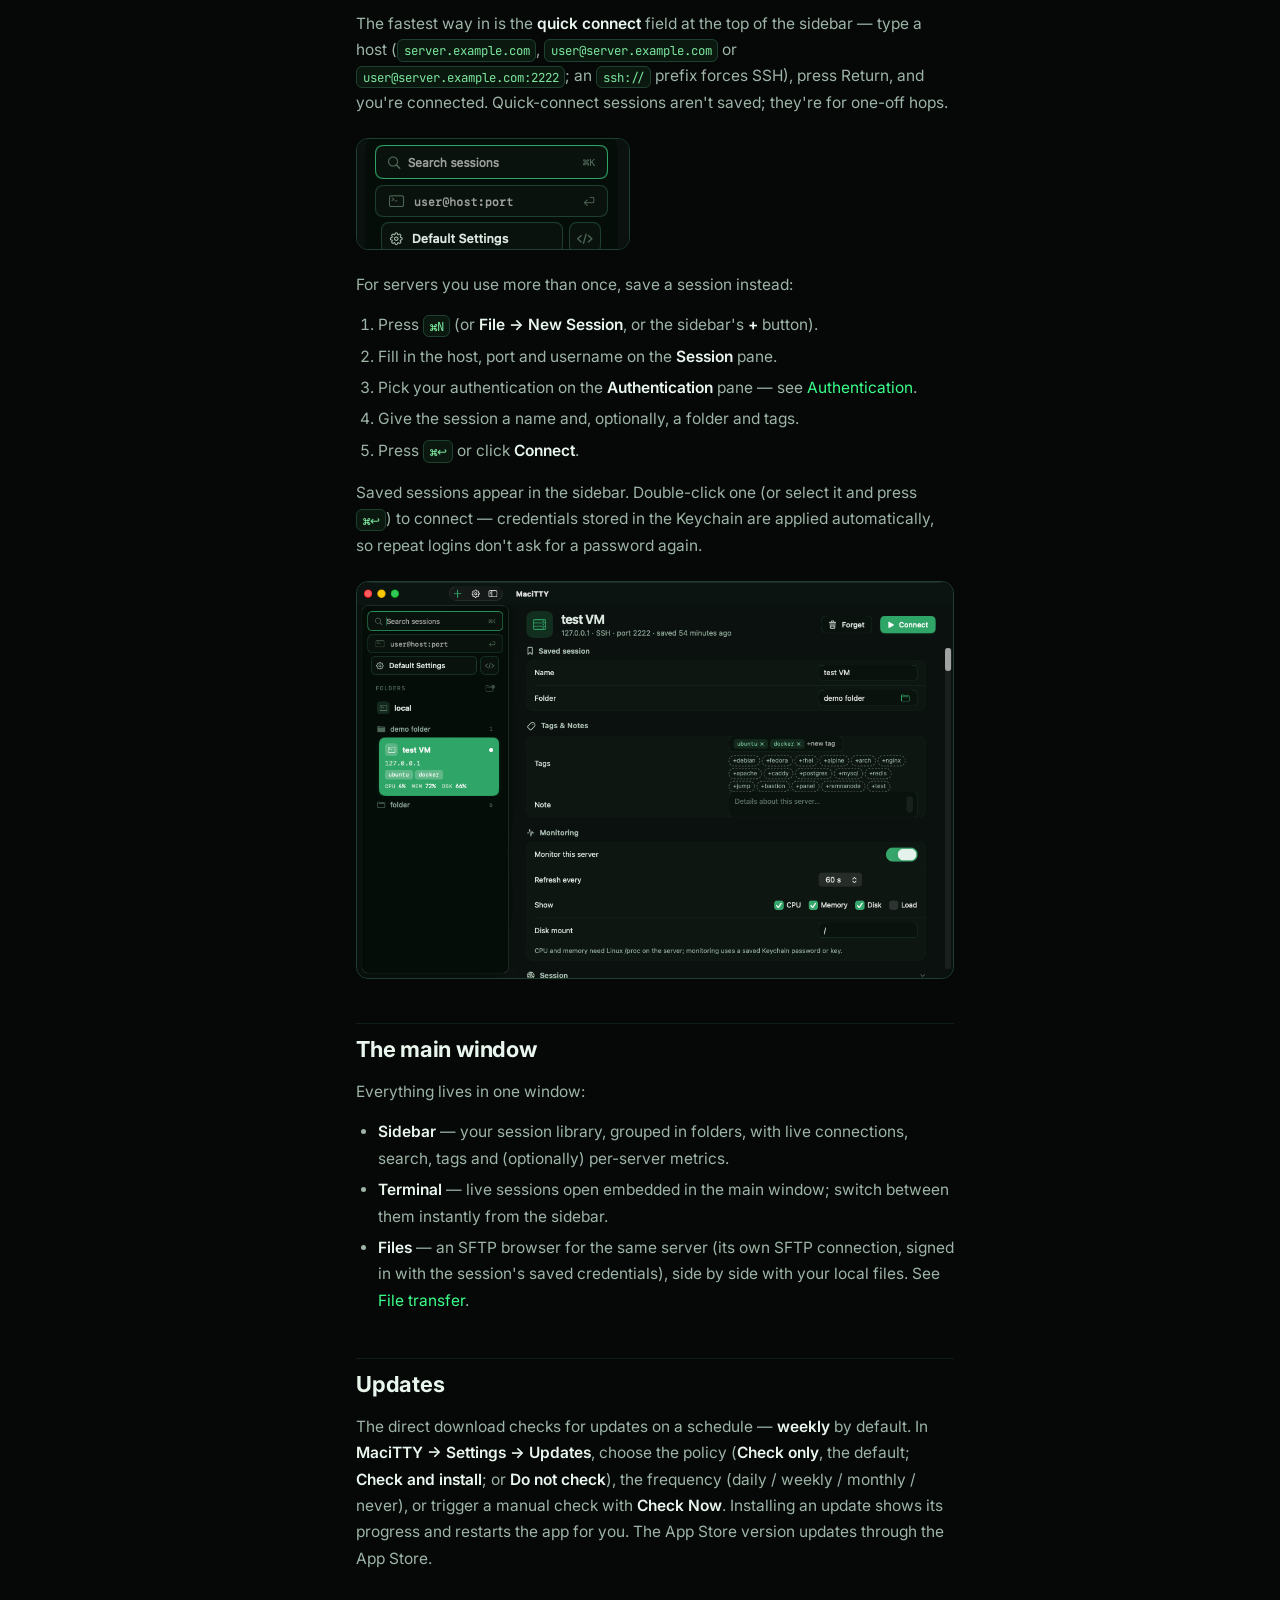
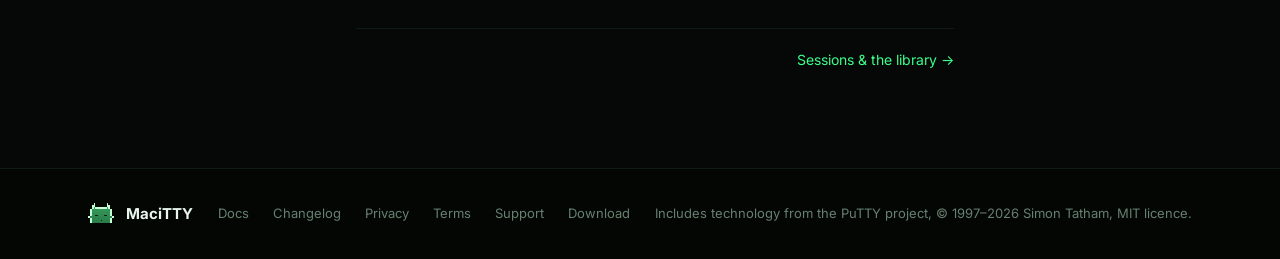
<file: docs.html>
<!DOCTYPE html>
<html lang="en">
<head>
<meta charset="UTF-8">
<meta name="viewport" content="width=device-width, initial-scale=1.0">
<title>MaciTTY docs — user guide</title>
<meta name="description" content="The MaciTTY user guide: sessions, authentication, SFTP, snippets, monitoring, sync and more.">
<meta property="og:title" content="MaciTTY docs — user guide">
<meta property="og:description" content="The MaciTTY user guide: sessions, authentication, SFTP, snippets, monitoring, sync and more.">
<meta property="og:type" content="website">
<meta property="og:url" content="https://macitty.app/docs.html">
<meta property="og:site_name" content="MaciTTY">
<meta property="og:image" content="https://macitty.app/og.png">
<meta name="twitter:card" content="summary_large_image">
<meta name="twitter:image" content="https://macitty.app/og.png">
<link rel="canonical" href="https://macitty.app/docs.html">
<link rel="icon" type="image/png" href="icon.png">
<link rel="apple-touch-icon" href="icon.png">
<link rel="preconnect" href="https://fonts.googleapis.com">
<link rel="preconnect" href="https://fonts.gstatic.com" crossorigin>
<link href="https://fonts.googleapis.com/css2?family=Inter:wght@400;600;700&family=JetBrains+Mono:wght@400;700&display=swap" rel="stylesheet">
<link rel="stylesheet" href="style.css?v=20261118-1">
</head>
<body>

<!-- pixel cat sprites (from the app icon's line-art style) -->
<svg width="0" height="0" style="position:absolute" aria-hidden="true">
  <defs>
    <g id="pxcat-logo">
      <path fill="#C4FFD6" d="M3 0h1v1h-1zM10 0h1v1h-1zM2 1h2v1h-2zM10 1h2v1h-2zM2 2h1v1h-1zM4 2h6v1h-6zM11 2h1v1h-1zM1 3h1v1h-1zM12 3h1v1h-1zM1 4h1v1h-1zM12 4h1v1h-1zM1 5h1v1h-1zM12 5h1v1h-1zM1 6h1v1h-1zM12 6h1v1h-1zM0 7h1v1h-1zM13 7h1v1h-1zM1 8h1v1h-1zM12 8h1v1h-1zM1 9h1v1h-1zM12 9h1v1h-1zM1 10h1v1h-1zM12 10h1v1h-1z"/>
      <path fill="#37995b" d="M3 2h1v1h-1zM10 2h1v1h-1z"/>
      <path fill="#359558" d="M2 3h10v1h-10z"/>
      <path fill="#339256" d="M2 4h10v1h-10z"/>
      <path fill="#318e54" d="M2 5h10v1h-10z"/>
      <path fill="#308a52" d="M2 6h10v1h-10z"/>
      <path fill="#2e8750" d="M1 7h12v1h-12z"/>
      <path fill="#2c834e" d="M2 8h10v1h-10z"/>
      <path fill="#2a804b" d="M2 9h10v1h-10z"/>
      <path fill="#297c49" d="M2 10h10v1h-10z"/>
      <path fill="#06230F" d="M3.5 6.5h2v0.75h-2zM8.5 6.5h2v0.75h-2zM7 9h0.666667v0.666667h-0.666667z"/>
    </g>
  </defs>
</svg>

<header class="nav">
  <div class="wrap nav-inner">
    <a class="brand" href="index.html">
      <svg class="logo-cat" viewBox="0 0 14 11" aria-hidden="true"><use href="#pxcat-logo"/></svg>
      MaciTTY
    </a>
    <nav>
      <a href="index.html#why">Why MaciTTY</a>
      <a href="index.html#screenshots">Screenshots</a>
      <a href="index.html#features">Features</a>
      <a href="index.html#pro">Pro</a>
      <a href="index.html#privacy">Privacy</a>
      <a href="changelog.html">Changelog</a>
      <a href="docs.html" aria-current="page">Docs</a>
      <a href="support.html">Support</a>
      <a href="index.html#download">Download</a>
    </nav>
  </div>
</header>

<main>
  <div class="wrap docs-layout">
    <aside class="docs-nav" id="docs-nav" aria-label="Guide pages"></aside>
    <article class="doc-body" id="doc-body">
      <noscript><p>The guide needs JavaScript — the pages live in
      <a href="https://github.com/knstntnkek/macittysite/tree/main/docs">markdown files</a>
      you can also read on GitHub.</p></noscript>
    </article>
    <aside class="docs-toc" id="docs-toc" aria-label="On this page"></aside>
  </div>
</main>

<footer class="footer">
  <div class="wrap footer-inner">
    <span class="brand">
      <svg class="logo-cat" viewBox="0 0 14 11" aria-hidden="true"><use href="#pxcat-logo"/></svg>
      MaciTTY
    </span>
    <nav class="footer-nav">
      <a href="docs.html">Docs</a>
      <a href="changelog.html">Changelog</a>
      <a href="privacy.html">Privacy</a>
      <a href="terms.html">Terms</a>
      <a href="support.html">Support</a>
      <a href="index.html#download">Download</a>
    </nav>
    <p class="footer-note">Includes technology from the PuTTY project, © 1997–2026 Simon Tatham, MIT licence.</p>
  </div>
</footer>

<script src="marked.min.js"></script>
<script src="docs.js?v=20261110-1"></script>
<script data-goatcounter="https://konstantin11.goatcounter.com/count" async src="https://gc.zgo.at/count.js"></script>
</body>
</html>
</file>
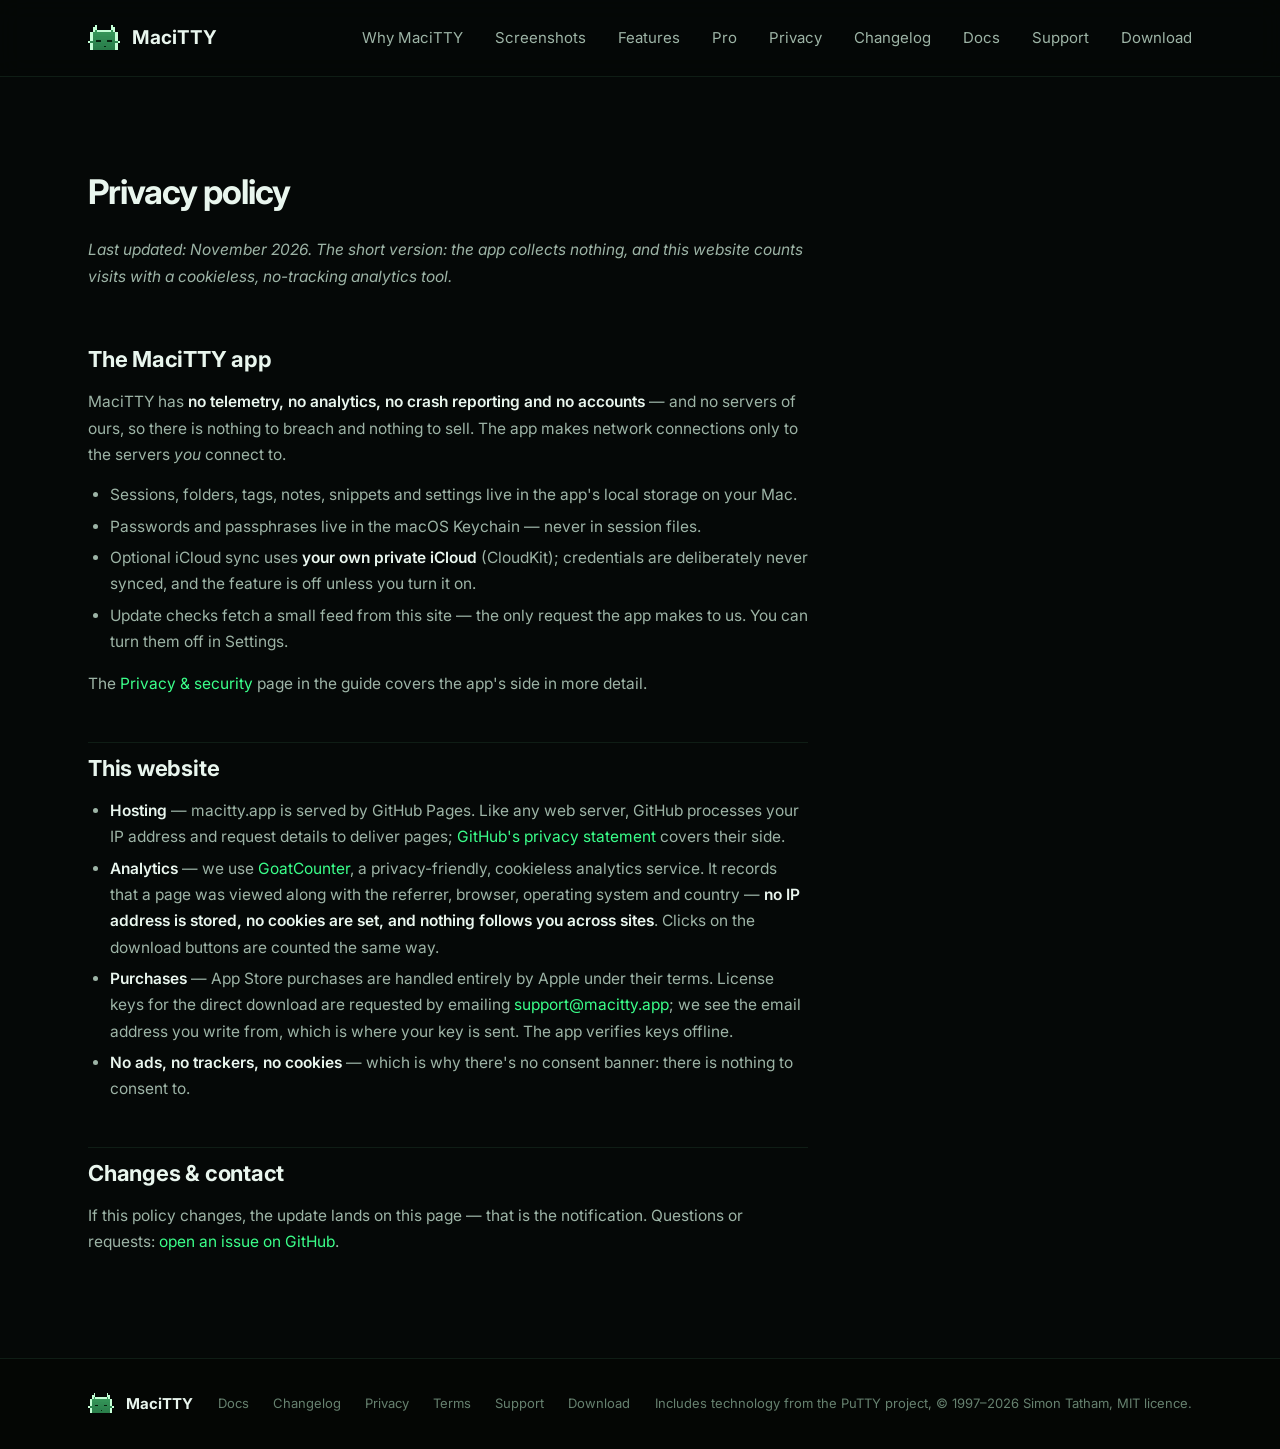
<file: privacy.html>
<!DOCTYPE html>
<html lang="en">
<head>
<meta charset="UTF-8">
<meta name="viewport" content="width=device-width, initial-scale=1.0">
<title>Privacy policy — MaciTTY</title>
<meta name="description" content="MaciTTY privacy policy — the app collects nothing; this website uses cookieless GoatCounter analytics to count page views and download clicks.">
<meta property="og:title" content="MaciTTY privacy policy">
<meta property="og:description" content="The app collects nothing; the site counts page views with cookieless analytics. That's the whole story.">
<meta property="og:type" content="website">
<meta property="og:url" content="https://macitty.app/privacy.html">
<meta property="og:site_name" content="MaciTTY">
<meta property="og:image" content="https://macitty.app/og.png">
<meta name="twitter:card" content="summary_large_image">
<meta name="twitter:image" content="https://macitty.app/og.png">
<link rel="canonical" href="https://macitty.app/privacy.html">
<link rel="icon" type="image/png" href="icon.png">
<link rel="apple-touch-icon" href="icon.png">
<link rel="preconnect" href="https://fonts.googleapis.com">
<link rel="preconnect" href="https://fonts.gstatic.com" crossorigin>
<link href="https://fonts.googleapis.com/css2?family=Inter:wght@400;600;700&family=JetBrains+Mono:wght@400;700&display=swap" rel="stylesheet">
<link rel="stylesheet" href="style.css?v=20261118-1">
</head>
<body>

<svg width="0" height="0" style="position:absolute" aria-hidden="true">
  <defs>
    <g id="pxcat-logo">
      <path fill="#C4FFD6" d="M3 0h1v1h-1zM10 0h1v1h-1zM2 1h2v1h-2zM10 1h2v1h-2zM2 2h1v1h-1zM4 2h6v1h-6zM11 2h1v1h-1zM1 3h1v1h-1zM12 3h1v1h-1zM1 4h1v1h-1zM12 4h1v1h-1zM1 5h1v1h-1zM12 5h1v1h-1zM1 6h1v1h-1zM12 6h1v1h-1zM0 7h1v1h-1zM13 7h1v1h-1zM1 8h1v1h-1zM12 8h1v1h-1zM1 9h1v1h-1zM12 9h1v1h-1zM1 10h1v1h-1zM12 10h1v1h-1z"/>
      <path fill="#37995b" d="M3 2h1v1h-1zM10 2h1v1h-1z"/>
      <path fill="#359558" d="M2 3h10v1h-10z"/>
      <path fill="#339256" d="M2 4h10v1h-10z"/>
      <path fill="#318e54" d="M2 5h10v1h-10z"/>
      <path fill="#308a52" d="M2 6h10v1h-10z"/>
      <path fill="#2e8750" d="M1 7h12v1h-12z"/>
      <path fill="#2c834e" d="M2 8h10v1h-10z"/>
      <path fill="#2a804b" d="M2 9h10v1h-10z"/>
      <path fill="#297c49" d="M2 10h10v1h-10z"/>
      <path fill="#06230F" d="M3.5 6.5h2v0.75h-2zM8.5 6.5h2v0.75h-2zM7 9h0.666667v0.666667h-0.666667z"/>
    </g>
  </defs>
</svg>

<header class="nav">
  <div class="wrap nav-inner">
    <a class="brand" href="index.html">
      <svg class="logo-cat" viewBox="0 0 14 11" aria-hidden="true"><use href="#pxcat-logo"/></svg>
      MaciTTY
    </a>
    <nav>
      <a href="index.html#why">Why MaciTTY</a>
      <a href="index.html#screenshots">Screenshots</a>
      <a href="index.html#features">Features</a>
      <a href="index.html#pro">Pro</a>
      <a href="index.html#privacy">Privacy</a>
      <a href="changelog.html">Changelog</a>
      <a href="docs.html">Docs</a>
      <a href="support.html">Support</a>
      <a href="index.html#download">Download</a>
    </nav>
  </div>
</header>

<main>
  <section class="section">
    <div class="wrap">
      <article class="doc-body">
        <h1>Privacy policy</h1>
        <p><em>Last updated: November 2026. The short version: the app
        collects nothing, and this website counts visits with a cookieless,
        no-tracking analytics tool.</em></p>

        <h2>The MaciTTY app</h2>
        <p>MaciTTY has <strong>no telemetry, no analytics, no crash
        reporting and no accounts</strong> — and no servers of ours, so
        there is nothing to breach and nothing to sell. The app makes
        network connections only to the servers <em>you</em> connect to.</p>
        <ul>
          <li>Sessions, folders, tags, notes, snippets and settings live in
          the app's local storage on your Mac.</li>
          <li>Passwords and passphrases live in the macOS Keychain —
          never in session files.</li>
          <li>Optional iCloud sync uses <strong>your own private iCloud</strong>
          (CloudKit); credentials are deliberately never synced, and the
          feature is off unless you turn it on.</li>
          <li>Update checks fetch a small feed from this site — the only
          request the app makes to us. You can turn them off in Settings.</li>
        </ul>
        <p>The <a href="docs.html#privacy">Privacy &amp; security</a> page in
        the guide covers the app's side in more detail.</p>

        <h2>This website</h2>
        <ul>
          <li><strong>Hosting</strong> — macitty.app is served by GitHub
          Pages. Like any web server, GitHub processes your IP address and
          request details to deliver pages; <a href="https://docs.github.com/en/site-policy/privacy-policies/github-general-privacy-statement">GitHub's
          privacy statement</a> covers their side.</li>
          <li><strong>Analytics</strong> — we use <a href="https://www.goatcounter.com">GoatCounter</a>,
          a privacy-friendly, cookieless analytics service. It records that a
          page was viewed along with the referrer, browser, operating system
          and country — <strong>no IP address is stored, no cookies are set,
          and nothing follows you across sites</strong>. Clicks on the
          download buttons are counted the same way.</li>
          <li><strong>Purchases</strong> — App Store purchases are handled
          entirely by Apple under their terms. License keys for the direct
          download are requested by emailing <a href="mailto:support@macitty.app">support@macitty.app</a>; we
          see the email address you write from, which is where your key is
          sent. The app verifies keys offline.</li>
          <li><strong>No ads, no trackers, no cookies</strong> — which is why
          there's no consent banner: there is nothing to consent to.</li>
        </ul>

        <h2>Changes &amp; contact</h2>
        <p>If this policy changes, the update lands on this page — that is
        the notification. Questions or requests:
        <a href="https://github.com/knstntnkek/macittysite/issues">open an
        issue on GitHub</a>.</p>
      </article>
    </div>
  </section>
</main>

<footer class="footer">
  <div class="wrap footer-inner">
    <span class="brand">
      <svg class="logo-cat" viewBox="0 0 14 11" aria-hidden="true"><use href="#pxcat-logo"/></svg>
      MaciTTY
    </span>
    <nav class="footer-nav">
      <a href="docs.html">Docs</a>
      <a href="changelog.html">Changelog</a>
      <a href="privacy.html">Privacy</a>
      <a href="terms.html">Terms</a>
      <a href="support.html">Support</a>
      <a href="index.html#download">Download</a>
    </nav>
    <p class="footer-note">Includes technology from the PuTTY project, © 1997–2026 Simon Tatham, MIT licence.</p>
  </div>
</footer>

<script data-goatcounter="https://konstantin11.goatcounter.com/count" async src="https://gc.zgo.at/count.js"></script>
</body>
</html>
</file>
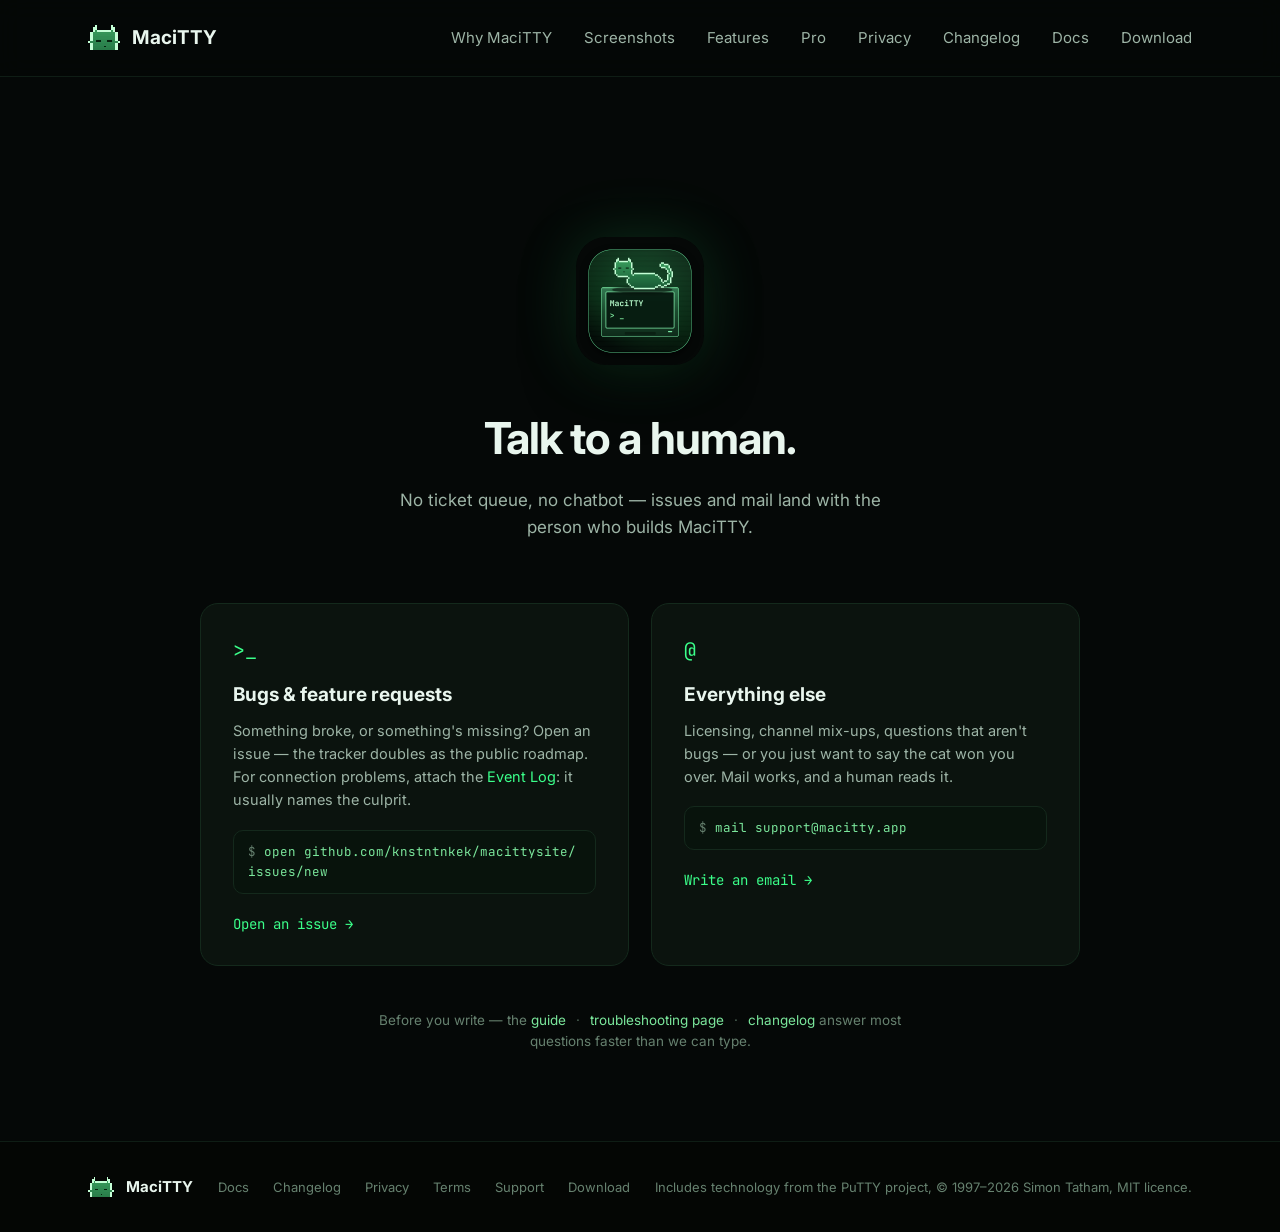
<file: support.html>
<!DOCTYPE html>
<html lang="en">
<head>
<meta charset="UTF-8">
<meta name="viewport" content="width=device-width, initial-scale=1.0">
<title>Support — MaciTTY</title>
<meta name="description" content="Get help with MaciTTY — bugs and feature requests go to GitHub issues, everything else to support@macitty.app. Both reach the person who builds the app.">
<meta property="og:title" content="MaciTTY support">
<meta property="og:description" content="Bugs and feature requests go to GitHub issues; everything else goes to support@macitty.app.">
<meta property="og:type" content="website">
<meta property="og:url" content="https://macitty.app/support.html">
<meta property="og:site_name" content="MaciTTY">
<meta property="og:image" content="https://macitty.app/og.png">
<meta name="twitter:card" content="summary_large_image">
<meta name="twitter:image" content="https://macitty.app/og.png">
<link rel="canonical" href="https://macitty.app/support.html">
<link rel="icon" type="image/png" href="icon.png">
<link rel="apple-touch-icon" href="icon.png">
<link rel="preconnect" href="https://fonts.googleapis.com">
<link rel="preconnect" href="https://fonts.gstatic.com" crossorigin>
<link href="https://fonts.googleapis.com/css2?family=Inter:wght@400;600;700&family=JetBrains+Mono:wght@400;700&display=swap" rel="stylesheet">
<link rel="stylesheet" href="style.css?v=20261118-1">
</head>
<body>

<svg width="0" height="0" style="position:absolute" aria-hidden="true">
  <defs>
    <g id="pxcat-logo">
      <path fill="#C4FFD6" d="M3 0h1v1h-1zM10 0h1v1h-1zM2 1h2v1h-2zM10 1h2v1h-2zM2 2h1v1h-1zM4 2h6v1h-6zM11 2h1v1h-1zM1 3h1v1h-1zM12 3h1v1h-1zM1 4h1v1h-1zM12 4h1v1h-1zM1 5h1v1h-1zM12 5h1v1h-1zM1 6h1v1h-1zM12 6h1v1h-1zM0 7h1v1h-1zM13 7h1v1h-1zM1 8h1v1h-1zM12 8h1v1h-1zM1 9h1v1h-1zM12 9h1v1h-1zM1 10h1v1h-1zM12 10h1v1h-1z"/>
      <path fill="#37995b" d="M3 2h1v1h-1zM10 2h1v1h-1z"/>
      <path fill="#359558" d="M2 3h10v1h-10z"/>
      <path fill="#339256" d="M2 4h10v1h-10z"/>
      <path fill="#318e54" d="M2 5h10v1h-10z"/>
      <path fill="#308a52" d="M2 6h10v1h-10z"/>
      <path fill="#2e8750" d="M1 7h12v1h-12z"/>
      <path fill="#2c834e" d="M2 8h10v1h-10z"/>
      <path fill="#2a804b" d="M2 9h10v1h-10z"/>
      <path fill="#297c49" d="M2 10h10v1h-10z"/>
      <path fill="#06230F" d="M3.5 6.5h2v0.75h-2zM8.5 6.5h2v0.75h-2zM7 9h0.666667v0.666667h-0.666667z"/>
    </g>
  </defs>
</svg>

<header class="nav">
  <div class="wrap nav-inner">
    <a class="brand" href="index.html">
      <svg class="logo-cat" viewBox="0 0 14 11" aria-hidden="true"><use href="#pxcat-logo"/></svg>
      MaciTTY
    </a>
    <nav>
      <a href="index.html#why">Why MaciTTY</a>
      <a href="index.html#screenshots">Screenshots</a>
      <a href="index.html#features">Features</a>
      <a href="index.html#pro">Pro</a>
      <a href="index.html#privacy">Privacy</a>
      <a href="changelog.html">Changelog</a>
      <a href="docs.html">Docs</a>
      <a href="index.html#download">Download</a>
    </nav>
  </div>
</header>

<main>
  <section class="section">
    <div class="wrap">

      <div class="support-hero">
        <img class="support-icon" src="icon.png" alt="The MaciTTY app icon"
             width="128" height="128">
        <h1>Talk to a human.</h1>
        <p class="section-sub">No ticket queue, no chatbot — issues and mail
        land with the person who builds MaciTTY.</p>
      </div>

      <div class="channel-grid">

        <div class="channel-card">
          <span class="glyph">&gt;_</span>
          <h3>Bugs &amp; feature requests</h3>
          <p>Something broke, or something's missing? Open an issue — the
          tracker doubles as the public roadmap. For connection problems,
          attach the <a href="docs.html#troubleshooting">Event Log</a>:
          it usually names the culprit.</p>
          <code class="channel-cmd"><span class="prompt">$</span> open github.com/knstntnkek/macittysite/issues/new</code>
          <p><a class="mono-link" href="https://github.com/knstntnkek/macittysite/issues/new">Open an issue →</a></p>
        </div>

        <div class="channel-card">
          <span class="glyph">@</span>
          <h3>Everything else</h3>
          <p>Licensing, channel mix-ups, questions that aren't bugs — or you
          just want to say the cat won you over. Mail works, and a human
          reads it.</p>
          <code class="channel-cmd"><span class="prompt">$</span> mail support@macitty.app</code>
          <p><a class="mono-link" href="mailto:support@macitty.app">Write an email →</a></p>
        </div>

      </div>

      <p class="support-links">Before you write — the
      <a href="docs.html">guide</a><span class="sep">·</span><a href="docs.html#troubleshooting">troubleshooting page</a><span class="sep">·</span><a href="changelog.html">changelog</a>
      answer most questions faster than we can type.</p>

    </div>
  </section>
</main>

<footer class="footer">
  <div class="wrap footer-inner">
    <span class="brand">
      <svg class="logo-cat" viewBox="0 0 14 11" aria-hidden="true"><use href="#pxcat-logo"/></svg>
      MaciTTY
    </span>
    <nav class="footer-nav">
      <a href="docs.html">Docs</a>
      <a href="changelog.html">Changelog</a>
      <a href="privacy.html">Privacy</a>
      <a href="terms.html">Terms</a>
      <a href="support.html">Support</a>
      <a href="index.html#download">Download</a>
    </nav>
    <p class="footer-note">Includes technology from the PuTTY project, © 1997–2026 Simon Tatham, MIT licence.</p>
  </div>
</footer>

<script data-goatcounter="https://konstantin11.goatcounter.com/count" async src="https://gc.zgo.at/count.js"></script>
</body>
</html>
</file>
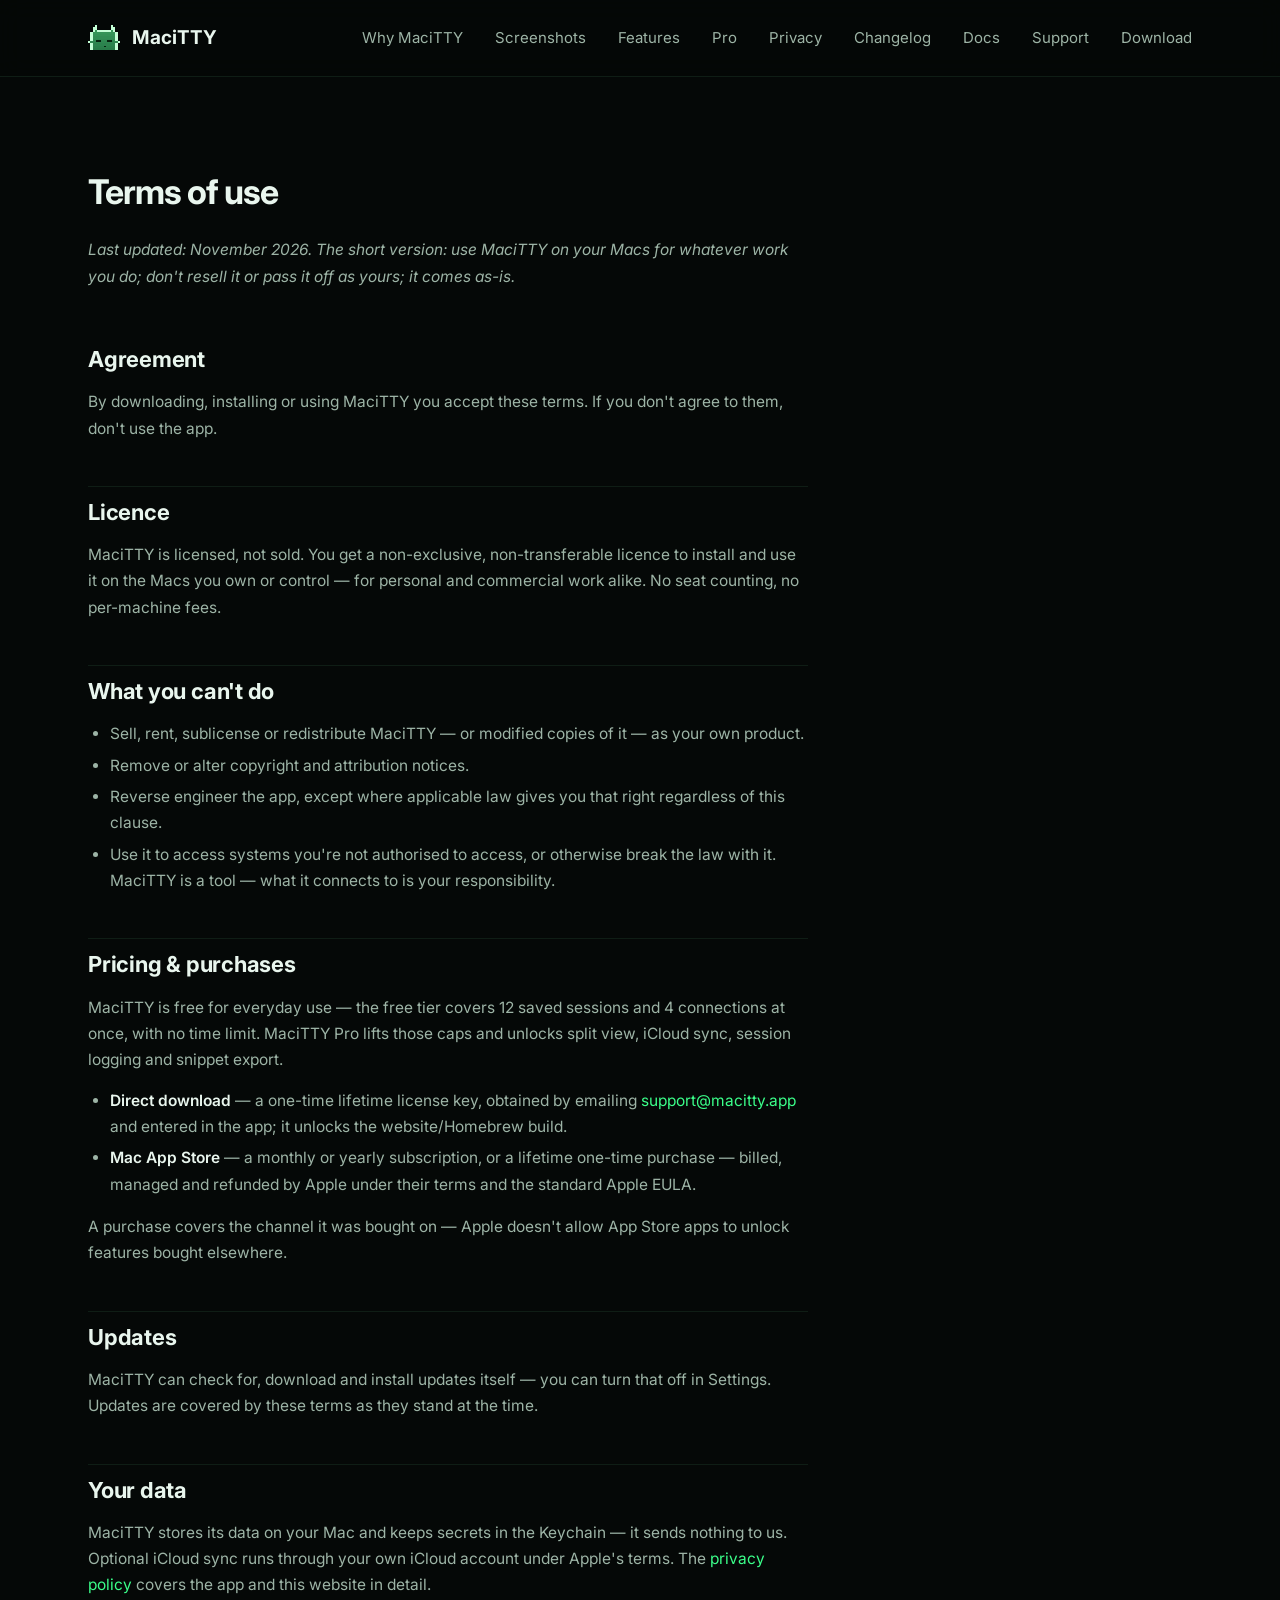
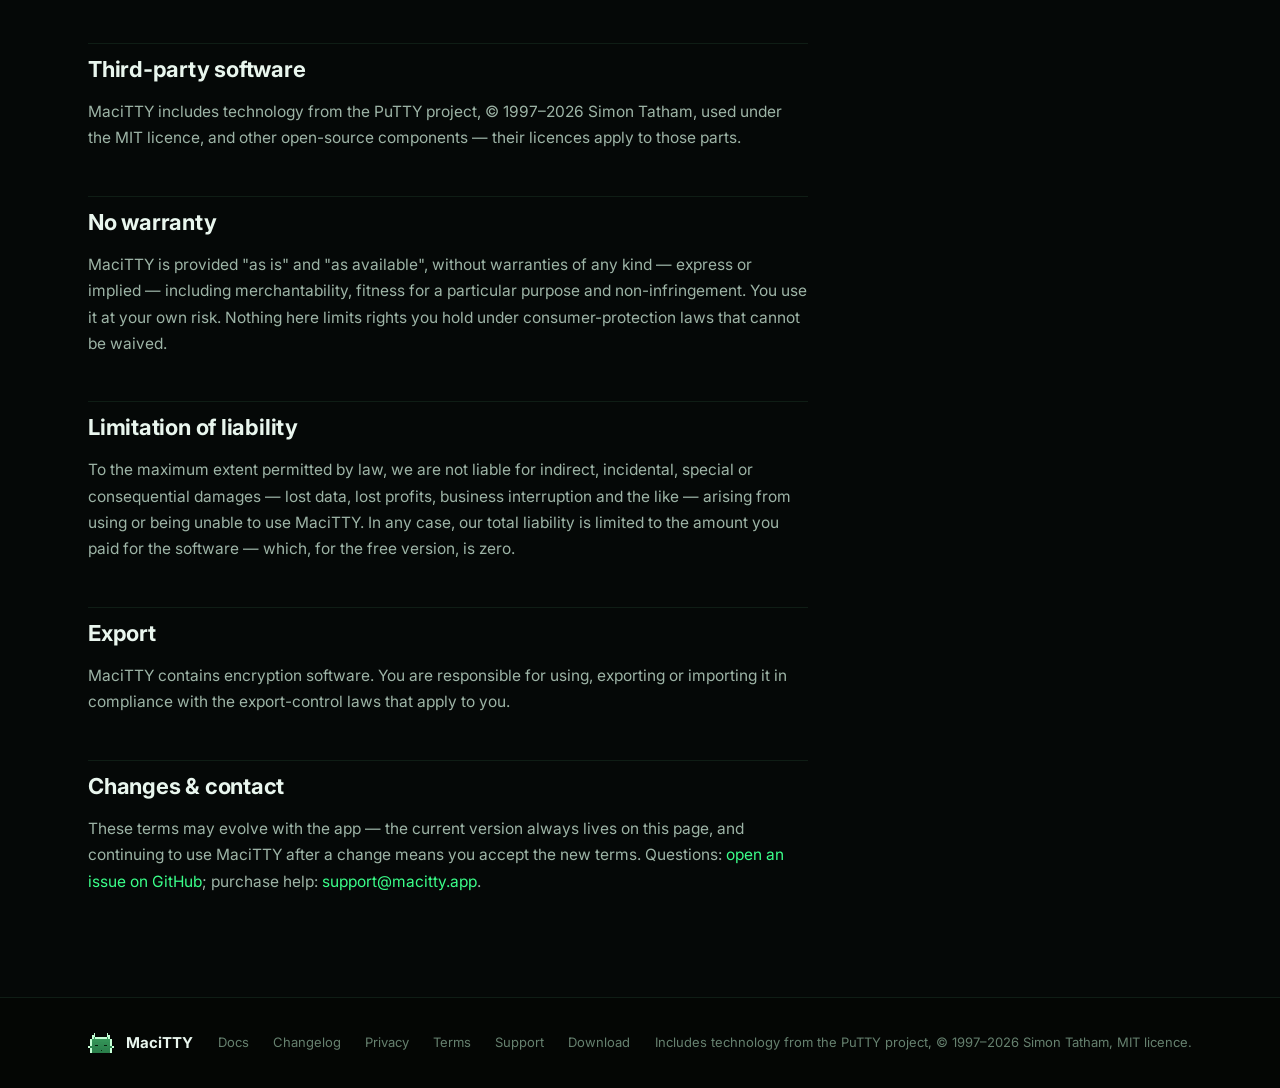
<file: terms.html>
<!DOCTYPE html>
<html lang="en">
<head>
<meta charset="UTF-8">
<meta name="viewport" content="width=device-width, initial-scale=1.0">
<title>Terms of use — MaciTTY</title>
<meta name="description" content="MaciTTY terms of use — the licence for the macOS SSH and terminal client: what you can do with it, what it comes with and what it doesn't.">
<meta property="og:title" content="MaciTTY terms of use">
<meta property="og:description" content="The licence for the MaciTTY app — use it on your Macs for any work; it comes as-is.">
<meta property="og:type" content="website">
<meta property="og:url" content="https://macitty.app/terms.html">
<meta property="og:site_name" content="MaciTTY">
<meta property="og:image" content="https://macitty.app/og.png">
<meta name="twitter:card" content="summary_large_image">
<meta name="twitter:image" content="https://macitty.app/og.png">
<link rel="canonical" href="https://macitty.app/terms.html">
<link rel="icon" type="image/png" href="icon.png">
<link rel="apple-touch-icon" href="icon.png">
<link rel="preconnect" href="https://fonts.googleapis.com">
<link rel="preconnect" href="https://fonts.gstatic.com" crossorigin>
<link href="https://fonts.googleapis.com/css2?family=Inter:wght@400;600;700&family=JetBrains+Mono:wght@400;700&display=swap" rel="stylesheet">
<link rel="stylesheet" href="style.css?v=20261118-1">
</head>
<body>

<svg width="0" height="0" style="position:absolute" aria-hidden="true">
  <defs>
    <g id="pxcat-logo">
      <path fill="#C4FFD6" d="M3 0h1v1h-1zM10 0h1v1h-1zM2 1h2v1h-2zM10 1h2v1h-2zM2 2h1v1h-1zM4 2h6v1h-6zM11 2h1v1h-1zM1 3h1v1h-1zM12 3h1v1h-1zM1 4h1v1h-1zM12 4h1v1h-1zM1 5h1v1h-1zM12 5h1v1h-1zM1 6h1v1h-1zM12 6h1v1h-1zM0 7h1v1h-1zM13 7h1v1h-1zM1 8h1v1h-1zM12 8h1v1h-1zM1 9h1v1h-1zM12 9h1v1h-1zM1 10h1v1h-1zM12 10h1v1h-1z"/>
      <path fill="#37995b" d="M3 2h1v1h-1zM10 2h1v1h-1z"/>
      <path fill="#359558" d="M2 3h10v1h-10z"/>
      <path fill="#339256" d="M2 4h10v1h-10z"/>
      <path fill="#318e54" d="M2 5h10v1h-10z"/>
      <path fill="#308a52" d="M2 6h10v1h-10z"/>
      <path fill="#2e8750" d="M1 7h12v1h-12z"/>
      <path fill="#2c834e" d="M2 8h10v1h-10z"/>
      <path fill="#2a804b" d="M2 9h10v1h-10z"/>
      <path fill="#297c49" d="M2 10h10v1h-10z"/>
      <path fill="#06230F" d="M3.5 6.5h2v0.75h-2zM8.5 6.5h2v0.75h-2zM7 9h0.666667v0.666667h-0.666667z"/>
    </g>
  </defs>
</svg>

<header class="nav">
  <div class="wrap nav-inner">
    <a class="brand" href="index.html">
      <svg class="logo-cat" viewBox="0 0 14 11" aria-hidden="true"><use href="#pxcat-logo"/></svg>
      MaciTTY
    </a>
    <nav>
      <a href="index.html#why">Why MaciTTY</a>
      <a href="index.html#screenshots">Screenshots</a>
      <a href="index.html#features">Features</a>
      <a href="index.html#pro">Pro</a>
      <a href="index.html#privacy">Privacy</a>
      <a href="changelog.html">Changelog</a>
      <a href="docs.html">Docs</a>
      <a href="support.html">Support</a>
      <a href="index.html#download">Download</a>
    </nav>
  </div>
</header>

<main>
  <section class="section">
    <div class="wrap">
      <article class="doc-body">
        <h1>Terms of use</h1>
        <p><em>Last updated: November 2026. The short version: use MaciTTY on
        your Macs for whatever work you do; don't resell it or pass it off as
        yours; it comes as-is.</em></p>

        <h2>Agreement</h2>
        <p>By downloading, installing or using MaciTTY you accept these
        terms. If you don't agree to them, don't use the app.</p>

        <h2>Licence</h2>
        <p>MaciTTY is licensed, not sold. You get a non-exclusive,
        non-transferable licence to install and use it on the Macs you own
        or control — for personal and commercial work alike. No seat
        counting, no per-machine fees.</p>

        <h2>What you can't do</h2>
        <ul>
          <li>Sell, rent, sublicense or redistribute MaciTTY — or modified
          copies of it — as your own product.</li>
          <li>Remove or alter copyright and attribution notices.</li>
          <li>Reverse engineer the app, except where applicable law gives
          you that right regardless of this clause.</li>
          <li>Use it to access systems you're not authorised to access, or
          otherwise break the law with it. MaciTTY is a tool — what it
          connects to is your responsibility.</li>
        </ul>

        <h2>Pricing &amp; purchases</h2>
        <p>MaciTTY is free for everyday use — the free tier covers 12 saved
        sessions and 4 connections at once, with no time limit. MaciTTY Pro
        lifts those caps and unlocks split view, iCloud sync, session
        logging and snippet export.</p>
        <ul>
          <li><strong>Direct download</strong> — a one-time lifetime license
          key, obtained by emailing <a href="mailto:support@macitty.app">support@macitty.app</a> and entered in
          the app; it unlocks the website/Homebrew build.</li>
          <li><strong>Mac App Store</strong> — a monthly or yearly
          subscription, or a lifetime one-time purchase — billed, managed
          and refunded by Apple under their terms and the standard Apple
          EULA.</li>
        </ul>
        <p>A purchase covers the channel it was bought on — Apple doesn't
        allow App Store apps to unlock features bought elsewhere.</p>

        <h2>Updates</h2>
        <p>MaciTTY can check for, download and install updates itself — you
        can turn that off in Settings. Updates are covered by these terms
        as they stand at the time.</p>

        <h2>Your data</h2>
        <p>MaciTTY stores its data on your Mac and keeps secrets in the
        Keychain — it sends nothing to us. Optional iCloud sync runs
        through your own iCloud account under Apple's terms. The
        <a href="privacy.html">privacy policy</a> covers the app and this
        website in detail.</p>

        <h2>Third-party software</h2>
        <p>MaciTTY includes technology from the PuTTY project, © 1997–2026
        Simon Tatham, used under the MIT licence, and other open-source
        components — their licences apply to those parts.</p>

        <h2>No warranty</h2>
        <p>MaciTTY is provided "as is" and "as available", without
        warranties of any kind — express or implied — including
        merchantability, fitness for a particular purpose and
        non-infringement. You use it at your own risk. Nothing here limits
        rights you hold under consumer-protection laws that cannot be
        waived.</p>

        <h2>Limitation of liability</h2>
        <p>To the maximum extent permitted by law, we are not liable for
        indirect, incidental, special or consequential damages — lost
        data, lost profits, business interruption and the like — arising
        from using or being unable to use MaciTTY. In any case, our total
        liability is limited to the amount you paid for the software —
        which, for the free version, is zero.</p>

        <h2>Export</h2>
        <p>MaciTTY contains encryption software. You are responsible for
        using, exporting or importing it in compliance with the
        export-control laws that apply to you.</p>

        <h2>Changes &amp; contact</h2>
        <p>These terms may evolve with the app — the current version always
        lives on this page, and continuing to use MaciTTY after a change
        means you accept the new terms. Questions:
        <a href="https://github.com/knstntnkek/macittysite/issues">open an
        issue on GitHub</a>; purchase help:
        <a href="mailto:support@macitty.app">support@macitty.app</a>.</p>
      </article>
    </div>
  </section>
</main>

<footer class="footer">
  <div class="wrap footer-inner">
    <span class="brand">
      <svg class="logo-cat" viewBox="0 0 14 11" aria-hidden="true"><use href="#pxcat-logo"/></svg>
      MaciTTY
    </span>
    <nav class="footer-nav">
      <a href="docs.html">Docs</a>
      <a href="changelog.html">Changelog</a>
      <a href="privacy.html">Privacy</a>
      <a href="terms.html">Terms</a>
      <a href="support.html">Support</a>
      <a href="index.html#download">Download</a>
    </nav>
    <p class="footer-note">Includes technology from the PuTTY project, © 1997–2026 Simon Tatham, MIT licence.</p>
  </div>
</footer>

<script data-goatcounter="https://konstantin11.goatcounter.com/count" async src="https://gc.zgo.at/count.js"></script>
</body>
</html>
</file>
<file: style.css>
:root {
  --bg: #050807;
  --bg-alt: #070B09;
  --bg-foot: #040604;
  --card: #0B130E;
  --border: #14291C;
  --border-strong: #1E4030;
  --divider: #0F1D15;
  --text: #E9F6EE;
  --body: #9DB4A6;
  --quote: #C9DCD0;
  --mono-dim: #66816F;
  --faint: #4E6758;
  --accent: #3BFF8A;
  --accent-soft: #7BE79C;
  --accent-ink: #04170D;
  --sel: #123322;
  --sans: Inter, -apple-system, BlinkMacSystemFont, "Segoe UI", Helvetica, Arial, sans-serif;
  --mono: "JetBrains Mono", "SF Mono", ui-monospace, Menlo, Consolas, monospace;
}

* { margin: 0; padding: 0; box-sizing: border-box; }

html { scroll-behavior: smooth; }

body {
  background: var(--bg);
  color: var(--text);
  font: 16px/1.6 var(--sans);
  -webkit-font-smoothing: antialiased;
}

.wrap { max-width: 1200px; margin: 0 auto; padding: 0 48px; }

code {
  font-family: var(--mono);
  font-size: 0.8em;
  background: #0A1810;
  border: 1px solid var(--border-strong);
  border-radius: 6px;
  padding: 0.15em 0.45em;
  color: var(--accent-soft);
}

a { color: var(--accent); text-decoration: none; }
a:hover { text-decoration: underline; }

svg.logo-cat, svg.hero-cat, svg.cta-cat-svg { shape-rendering: crispEdges; }
.logo-cat { width: 32px; height: auto; display: block; }

/* ---------- nav ---------- */
.nav {
  position: sticky; top: 0; z-index: 10;
  background: rgba(5, 8, 7, 0.85);
  backdrop-filter: blur(12px);
  border-bottom: 1px solid var(--divider);
}
.nav-inner { display: flex; align-items: center; justify-content: space-between; height: 76px; gap: 16px; }
.brand {
  display: flex; align-items: center; gap: 12px;
  font-weight: 700; font-size: 19px; color: var(--text);
  white-space: nowrap; flex-shrink: 0;
}
.brand:hover { text-decoration: none; }
.nav nav {
  display: flex; gap: 32px;
  min-width: 0;
  overflow-x: auto;
  scrollbar-width: none;
  -webkit-overflow-scrolling: touch;
}
.nav nav::-webkit-scrollbar { display: none; }
.nav nav a { color: var(--body); font-size: 15px; white-space: nowrap; flex-shrink: 0; }
.nav nav a:hover { color: var(--text); text-decoration: none; }

/* ---------- hero ---------- */
.hero {
  padding: 96px 0 0;
  background:
    radial-gradient(ellipse 75% 65% at 50% 15%, #0C2115 0%, var(--bg) 100%),
    var(--bg);
}
.hero-inner { text-align: center; }
.badge {
  display: inline-block;
  font-family: var(--mono);
  font-size: 13px;
  color: var(--accent-soft);
  background: #0A1810;
  border: 1px solid #2E5C41;
  border-radius: 999px;
  padding: 8px 16px;
  margin-bottom: 26px;
}
.hero h1 {
  font-size: clamp(44px, 7vw, 82px);
  line-height: 1.04;
  letter-spacing: -2.5px;
  margin-bottom: 22px;
}
.lede {
  font-size: 19px;
  line-height: 30px;
  color: var(--body);
  max-width: 700px;
  margin: 0 auto 30px;
}
.lede strong { color: var(--text); font-weight: 700; display: block; }
.hero-actions { display: flex; gap: 16px; justify-content: center; flex-wrap: wrap; }
.btn {
  display: inline-block;
  padding: 16px 30px;
  border-radius: 12px;
  font-weight: 700;
  font-size: 17px;
  transition: transform 0.12s ease, box-shadow 0.12s ease, border-color 0.15s;
}
.btn:hover { text-decoration: none; transform: translateY(-1px); }
.btn-primary {
  background: var(--accent);
  color: var(--accent-ink);
  box-shadow: 0 8px 32px rgba(59, 255, 138, 0.25);
}
.btn-primary:hover { box-shadow: 0 10px 40px rgba(59, 255, 138, 0.35); }
.btn-ghost {
  border: 1px solid var(--border-strong);
  color: var(--text);
  background: #0A120D;
}
.btn-ghost:hover { border-color: var(--body); }
.btn-big { padding: 18px 36px; border-radius: 14px; box-shadow: 0 10px 40px rgba(59, 255, 138, 0.27); }
.hero-note {
  margin-top: 18px;
  font-size: 13px;
  color: var(--mono-dim);
  font-family: var(--mono);
}
.hero-visual {
  position: relative;
  height: 270px;
  margin-top: 34px;
}
.hero-cat {
  position: absolute;
  left: 50%;
  bottom: 8px;
  transform: translateX(-50%);
  height: 232px;
  width: auto;
}
.cat-shadow {
  position: absolute;
  left: 50%;
  bottom: -6px;
  transform: translateX(-50%);
  width: 340px;
  height: 22px;
  border-radius: 50%;
  background: rgba(0, 0, 0, 0.5);
  filter: blur(4px);
}

/* ---------- sections ---------- */
.section { padding: 88px 0; }
.section-alt { background: var(--bg-alt); border-top: 1px solid var(--divider); border-bottom: 1px solid var(--divider); }
.section-title {
  font-size: clamp(30px, 4vw, 44px);
  letter-spacing: -1px;
  margin-bottom: 14px;
}
.section-head { margin-bottom: 40px; }
.section-sub { color: var(--body); font-size: 17px; }
#why .section-title, .cta h2 { margin-bottom: 36px; }

/* ---------- pains ---------- */
.pain-grid {
  display: grid;
  grid-template-columns: repeat(2, 1fr);
  gap: 20px;
}
.pain-card {
  background: var(--card);
  border: 1px solid var(--border);
  border-radius: 16px;
  padding: 26px 28px;
  transition: border-color 0.15s ease, transform 0.15s ease;
}
.pain-card:hover { border-color: #2E5C41; transform: translateY(-2px); }
.pain {
  font-size: 16px;
  line-height: 24px;
  font-style: italic;
  color: var(--quote);
  margin-bottom: 14px;
}
.fix-lead { font-size: 15px; font-weight: 700; color: var(--text); margin-bottom: 6px; }
.fix { font-size: 15px; line-height: 23px; color: var(--body); }

/* ---------- screenshot showcase ---------- */
.sc-head { text-align: center; margin-bottom: 32px; }
.showcase { max-width: 1024px; margin: 0 auto; }
.sc-tabs {
  display: flex;
  gap: 4px;
  width: fit-content;
  max-width: 100%;
  margin: 0 auto;
  padding: 4px;
  background: var(--card);
  border: 1px solid var(--border);
  border-radius: 999px;
  overflow-x: auto;
  scrollbar-width: none;
}
.sc-tabs::-webkit-scrollbar { display: none; }
.sc-tab {
  position: relative;
  flex-shrink: 0;
  padding: 9px 18px;
  border: none;
  border-radius: 999px;
  background: transparent;
  color: var(--body);
  font: 600 14px/1 var(--sans);
  white-space: nowrap;
  cursor: pointer;
  overflow: hidden;
  transition: background 0.2s, color 0.2s;
}
.sc-tab:hover { color: var(--text); }
.sc-tab:focus-visible { outline: 2px solid var(--accent); outline-offset: 2px; }
.sc-tab[aria-selected="true"] { background: var(--sel); color: var(--accent); }
.sc-progress {
  position: absolute;
  left: 18px; right: 18px; bottom: 4px;
  height: 2px;
  border-radius: 2px;
  background: var(--accent);
  transform: scaleX(0);
  transform-origin: left;
  opacity: 0.7;
}
.showcase.playing .sc-tab[aria-selected="true"] .sc-progress {
  animation: sc-fill var(--sc-dur, 6s) linear forwards;
}
.showcase.paused .sc-progress { animation-play-state: paused !important; }
@keyframes sc-fill { to { transform: scaleX(1); } }
.sc-desc {
  min-height: 1.6em;
  margin: 18px auto 8px;
  text-align: center;
  color: var(--body);
  font-size: 15px;
}
.sc-stage { position: relative; display: grid; }
.sc-stage::before {
  content: "";
  position: absolute;
  inset: 8% 6%;
  background: radial-gradient(ellipse at center, rgba(59, 255, 138, 0.16), transparent 68%);
  filter: blur(40px);
  pointer-events: none;
}
.sc-shot {
  grid-area: 1 / 1;
  position: relative;
  display: block;
  width: 100%;
  height: auto;
  opacity: 0;
  transform: scale(0.985);
  transition: opacity 0.35s ease, transform 0.35s ease;
}
.sc-shot.on { opacity: 1; transform: none; }
@media (prefers-reduced-motion: reduce) {
  .sc-shot, .sc-tab { transition: none; }
  .sc-progress { display: none; }
}

/* ---------- features ---------- */
.feature-grid {
  display: grid;
  grid-template-columns: repeat(2, 1fr);
  gap: 20px;
}
.feature {
  background: var(--card);
  border: 1px solid var(--border);
  border-radius: 16px;
  padding: 26px 28px;
  transition: border-color 0.15s ease, transform 0.15s ease;
}
.feature:hover { border-color: #2E5C41; transform: translateY(-2px); }
.idx {
  display: block;
  font-family: var(--mono);
  font-size: 12px;
  color: var(--accent);
  margin-bottom: 10px;
}
.feature h3 { font-size: 19px; font-weight: 600; letter-spacing: -0.01em; margin-bottom: 10px; }
.feature p { font-size: 15px; line-height: 23px; color: var(--body); }
.chips { display: flex; gap: 8px; flex-wrap: wrap; margin-top: 14px; }
.chips code { font-size: 12px; }

/* ---------- privacy ---------- */
.checklist-card {
  max-width: 720px;
  margin: 0 auto;
  background: var(--card);
  border: 1px solid var(--border);
  border-radius: 20px;
  padding: 36px 44px;
  display: flex;
  flex-direction: column;
  gap: 24px;
}
.check-row { display: flex; gap: 14px; align-items: center; }
.check { width: 20px; height: 20px; color: var(--accent); flex-shrink: 0; }
.check-row strong { display: block; font-size: 15px; margin-bottom: 3px; }
.check-row span { font-size: 15px; color: var(--body); }

/* ---------- pro ---------- */
.pro-tag {
  font-family: var(--mono);
  font-size: 10.5px;
  font-weight: 700;
  color: var(--accent);
  border: 1px solid #2E5C41;
  border-radius: 5px;
  padding: 1px 7px;
  vertical-align: 3px;
  letter-spacing: 0.04em;
}
.pro-grid {
  display: grid;
  grid-template-columns: repeat(2, 1fr);
  gap: 20px;
  max-width: 880px;
  margin: 0 auto;
}
.pro-card {
  display: flex;
  flex-direction: column;
  background: var(--card);
  border: 1px solid var(--border);
  border-radius: 18px;
  padding: 30px 34px;
}
.pro-card-hi { border-color: var(--border-strong); }
.pro-tier {
  font-family: var(--mono);
  font-size: 12px;
  letter-spacing: 0.12em;
  text-transform: uppercase;
  color: var(--accent);
  margin-bottom: 20px;
}
.pro-card-hi .pro-tier { color: var(--accent); }
.pro-list { list-style: none; flex: 1; }
.pro-list li {
  position: relative;
  padding: 6px 0 6px 24px;
  font-size: 15px;
  color: var(--body);
}
.pro-list li::before {
  content: "›";
  position: absolute;
  left: 4px;
  color: var(--accent);
  font-weight: 700;
}
.pro-price {
  font-family: var(--mono);
  font-size: 16px;
  color: var(--text);
  margin-top: 18px;
}
.pro-price span { color: var(--mono-dim); font-size: 12px; }
.pro-cta { margin-top: 16px; }
.pro-fine {
  font-size: 12.5px;
  line-height: 1.55;
  color: var(--mono-dim);
  margin-top: 12px;
}
.pro-note {
  text-align: center;
  font-size: 14px;
  color: var(--body);
  margin-top: 28px;
}
.feature-note {
  font-size: 12.5px;
  line-height: 1.55;
  color: var(--mono-dim);
  text-align: center;
  max-width: 560px;
  margin: 26px auto 0;
}

/* ---------- coming ---------- */
.coming-card {
  text-align: center;
  background: var(--card);
  border: 1px solid var(--border-strong);
  border-radius: 20px;
  padding: 44px 80px;
}
.coming-card h3 { font-size: 24px; margin-bottom: 12px; letter-spacing: -0.01em; }
.coming-card p { color: var(--body); max-width: 60ch; margin: 0 auto 18px; }
.mono-link {
  font-family: var(--mono);
  font-size: 14px;
  color: var(--accent);
}
.mono-link:hover { text-decoration: underline; }

/* ---------- CTA ---------- */
.cta {
  text-align: center;
  padding: 110px 0 120px;
  background:
    radial-gradient(ellipse 70% 60% at 50% 65%, #0C2115 0%, var(--bg) 100%),
    var(--bg);
}
.cta-inner { max-width: 720px; }
.cta h2 { font-size: clamp(34px, 5vw, 56px); letter-spacing: -2px; }
.cta-sub { color: var(--body); font-size: 18px; margin-bottom: 10px; }
.cta-cat {
  display: flex;
  flex-direction: column;
  align-items: center;
  gap: 10px;
  margin: 6px auto 8px;
}
.cta-cat-svg {
  height: 112px;
  width: auto;
  margin-right: 96px; /* tail extends right; shift body over the button */
}
.cta-note {
  font-family: var(--mono);
  font-size: 13px;
  line-height: 22px;
  color: var(--mono-dim);
  max-width: 620px;
  margin: 26px auto 0;
}
.cta-brew {
  font-family: var(--mono);
  font-size: 13px;
  color: var(--mono-dim);
  margin-top: 14px;
}
.cta-brew code { font-size: 12.5px; }

/* ---------- footer ---------- */
.footer {
  background: var(--bg-foot);
  border-top: 1px solid var(--divider);
  padding: 0;
}
.footer-inner {
  display: flex; align-items: center; justify-content: space-between;
  gap: 20px; flex-wrap: wrap;
  min-height: 90px;
  font-size: 13px; color: var(--mono-dim);
}
.footer .brand { font-size: 15px; }
.footer .logo-cat { width: 26px; }
.footer-nav { display: flex; gap: 24px; flex-wrap: wrap; }
.footer-nav a { color: var(--mono-dim); font-size: 13px; white-space: nowrap; }
.footer-nav a:hover { color: var(--text); text-decoration: none; }
.footer-note { margin: 0; }

/* ---------- changelog ---------- */
.release {
  max-width: 720px;
  margin: 44px auto 56px;
  background: var(--card);
  border: 1px solid var(--border);
  border-radius: 16px;
  padding: 22px 34px 16px;
}
.release-head {
  display: flex;
  align-items: baseline;
  gap: 14px;
  padding-bottom: 12px;
  margin-bottom: 8px;
  border-bottom: 1px solid var(--border);
}
.release-head h2 { font-size: 22px; letter-spacing: -0.01em; }
.release-date {
  margin-left: auto;
  font-family: var(--mono);
  font-size: 12.5px;
  color: var(--mono-dim);
}
.release-list { list-style: none; }
.release-list li {
  position: relative;
  padding: 7px 0 7px 26px;
  font-size: 15px;
  color: var(--body);
}
.release-list li::before {
  content: "›";
  position: absolute;
  left: 4px;
  color: var(--accent);
  font-weight: 700;
}
.release-list strong { color: var(--text); font-weight: 600; }

/* ---------- easter egg mascot ---------- */
.mascot {
  position: fixed;
  right: 22px;
  bottom: 22px;
  width: 52px; height: 52px;
  border-radius: 13px;
  box-shadow: 0 6px 20px rgba(0, 0, 0, 0.5);
  cursor: pointer;
  z-index: 30;
  transition: transform 0.15s ease;
}
.mascot:hover { transform: scale(1.1) rotate(-4deg); }
.mascot.hop { animation: hop 0.45s ease; }
@keyframes hop {
  30% { transform: translateY(-14px) rotate(-6deg); }
  60% { transform: translateY(2px); }
}
.mascot-bubble {
  position: fixed;
  right: 86px;
  bottom: 34px;
  font: 12px var(--mono);
  color: var(--accent);
  background: var(--card);
  border: 1px solid var(--border);
  border-radius: 8px;
  padding: 7px 11px;
  white-space: pre;
  opacity: 0;
  transition: opacity 0.2s ease;
  z-index: 30;
  pointer-events: none;
  box-shadow: 0 6px 20px rgba(0, 0, 0, 0.4);
}
.mascot-bubble.show { opacity: 1; }

/* ---------- docs ---------- */
.docs-layout {
  display: grid;
  grid-template-columns: 220px minmax(0, 1fr) 190px;
  gap: 48px;
  padding-top: 56px;
  padding-bottom: 96px;
}
.docs-nav, .docs-toc {
  position: sticky;
  top: 108px;
  align-self: start;
  display: flex;
  flex-direction: column;
  gap: 2px;
  max-height: calc(100vh - 140px);
  overflow-y: auto;
  scrollbar-width: thin;
}
.docs-nav-title, .toc-title {
  font-family: var(--mono);
  font-size: 11.5px;
  letter-spacing: 0.08em;
  text-transform: uppercase;
  color: var(--faint);
  margin-bottom: 12px;
}
.docs-nav a, .docs-toc a {
  font-size: 14px;
  color: var(--body);
  padding: 5px 10px;
  border-radius: 7px;
  border-left: 2px solid transparent;
}
.docs-nav a:hover, .docs-toc a:hover { color: var(--text); text-decoration: none; }
.docs-nav a.on { color: var(--accent-soft); border-left-color: var(--accent); background: #0A1810; }
.docs-toc a { font-size: 13px; padding-left: 0; }

.doc-body { min-width: 0; max-width: 720px; }
.doc-body h1 {
  font-size: 34px;
  letter-spacing: -1px;
  margin-bottom: 18px;
}
.doc-body h2 {
  font-size: 22px;
  letter-spacing: -0.01em;
  margin: 44px 0 12px;
  padding-top: 8px;
  border-top: 1px solid var(--divider);
}
.doc-body h2:first-of-type { border-top: none; }
.doc-body h3 { font-size: 17px; margin: 28px 0 8px; }
.doc-body p, .doc-body li { font-size: 15.5px; line-height: 1.7; color: var(--body); }
.doc-body p { margin-bottom: 14px; }
.doc-body ul, .doc-body ol { margin: 0 0 16px 22px; }
.doc-body li { margin-bottom: 5px; }
.doc-body strong { color: var(--text); font-weight: 600; }
.doc-body img {
  display: block;
  max-width: 100%;
  height: auto;
  margin: 22px 0;
  border: 1px solid var(--border-strong);
  border-radius: 12px;
}
.doc-body blockquote {
  margin: 18px 0;
  padding: 12px 18px;
  border-left: 3px solid var(--accent);
  background: #0A1810;
  border-radius: 0 10px 10px 0;
}
.doc-body blockquote p { margin-bottom: 0; }
.doc-body pre {
  background: #0A1810;
  border: 1px solid var(--border-strong);
  border-radius: 10px;
  padding: 14px 18px;
  overflow-x: auto;
  margin: 16px 0;
}
.doc-body pre code {
  background: none;
  border: none;
  padding: 0;
  font-size: 13px;
  color: var(--accent-soft);
}
.doc-body table {
  width: 100%;
  border-collapse: collapse;
  margin: 18px 0;
  font-size: 14.5px;
}
.doc-body th, .doc-body td {
  text-align: left;
  padding: 9px 14px;
  border: 1px solid var(--border);
  color: var(--body);
}
.doc-body th { color: var(--text); background: #0A1810; font-weight: 600; }
.doc-body hr { border: none; border-top: 1px solid var(--divider); margin: 32px 0; }
.docs-prevnext {
  display: flex;
  justify-content: space-between;
  gap: 16px;
  margin-top: 56px;
  padding-top: 20px;
  border-top: 1px solid var(--divider);
}
.docs-prevnext .pn { font-size: 14px; }

/* ---------- responsive ---------- */
/* SUPPORT PAGE */
.support-hero { text-align: center; padding: 72px 0 10px; }
.support-icon {
  width: 128px; height: 128px; border-radius: 30px;
  box-shadow: 0 0 64px rgba(59,255,138,.16), 0 20px 50px rgba(0,0,0,.55);
  animation: icon-float 5s ease-in-out infinite;
}
@keyframes icon-float {
  0%, 100% { transform: translateY(0); }
  50% { transform: translateY(-9px); }
}
.support-hero h1 { font-size: 44px; letter-spacing: -0.02em; margin-top: 30px; }
.support-hero .section-sub { max-width: 540px; margin: 14px auto 0; }

.channel-grid {
  display: grid; grid-template-columns: 1fr 1fr; gap: 22px;
  max-width: 880px; margin: 52px auto 0;
}
.channel-card {
  background: var(--card); border: 1px solid var(--border);
  border-radius: 18px; padding: 30px 32px;
  display: flex; flex-direction: column;
  transition: border-color .2s;
}
.channel-card:hover { border-color: var(--border-strong); }
.channel-card .glyph {
  font-family: var(--mono); font-size: 20px; color: var(--accent);
}
.channel-card h3 { margin: 14px 0 8px; font-size: 19px; }
.channel-card p { color: var(--body); font-size: 14.5px; line-height: 1.6; flex: 1; }
.channel-cmd {
  display: block; font-family: var(--mono); font-size: 12.5px;
  color: var(--accent-soft); background: #08130C;
  border: 1px solid var(--border); border-radius: 10px;
  padding: 11px 14px; margin: 18px 0; word-break: break-all;
}
.channel-cmd .prompt { color: var(--mono-dim); }

.support-links {
  text-align: center; color: var(--mono-dim); font-size: 13.5px;
  margin: 44px auto 0; max-width: 560px;
}
.support-links a { color: var(--accent-soft); }
.support-links .sep { color: var(--faint); margin: 0 10px; }

@media (max-width: 860px) {
  .wrap { padding: 0 20px; }
  .hero { padding-top: 64px; }
  .hero-cat { height: 180px; }
  .hero-visual { height: 210px; }
  .pain-grid, .feature-grid, .pro-grid, .channel-grid { grid-template-columns: 1fr; }
  .nav nav { gap: 18px; -webkit-mask-image: linear-gradient(to right, black 85%, transparent); mask-image: linear-gradient(to right, black 85%, transparent); }
  .nav nav a { font-size: 14px; }
  .coming-card { padding: 36px 24px; }
  .checklist-card { padding: 28px 24px; }
  .docs-layout { grid-template-columns: 1fr; gap: 24px; padding-top: 36px; }
  .docs-nav, .docs-toc { position: static; max-height: none; }
  .docs-nav { flex-direction: row; flex-wrap: wrap; gap: 4px; padding-bottom: 18px; border-bottom: 1px solid var(--divider); }
  .docs-nav-title { width: 100%; }
  .docs-nav a.on { border-left-color: transparent; }
  .docs-toc { display: none; }
  .doc-body h1 { font-size: 28px; }
}
@media (max-width: 560px) {
  .sc-tabs { width: auto; margin: 0 -4px; }
  .sc-tab { padding: 8px 14px; font-size: 13px; }
  .sc-desc { font-size: 14px; margin: 14px auto 20px; }
}
</file>
